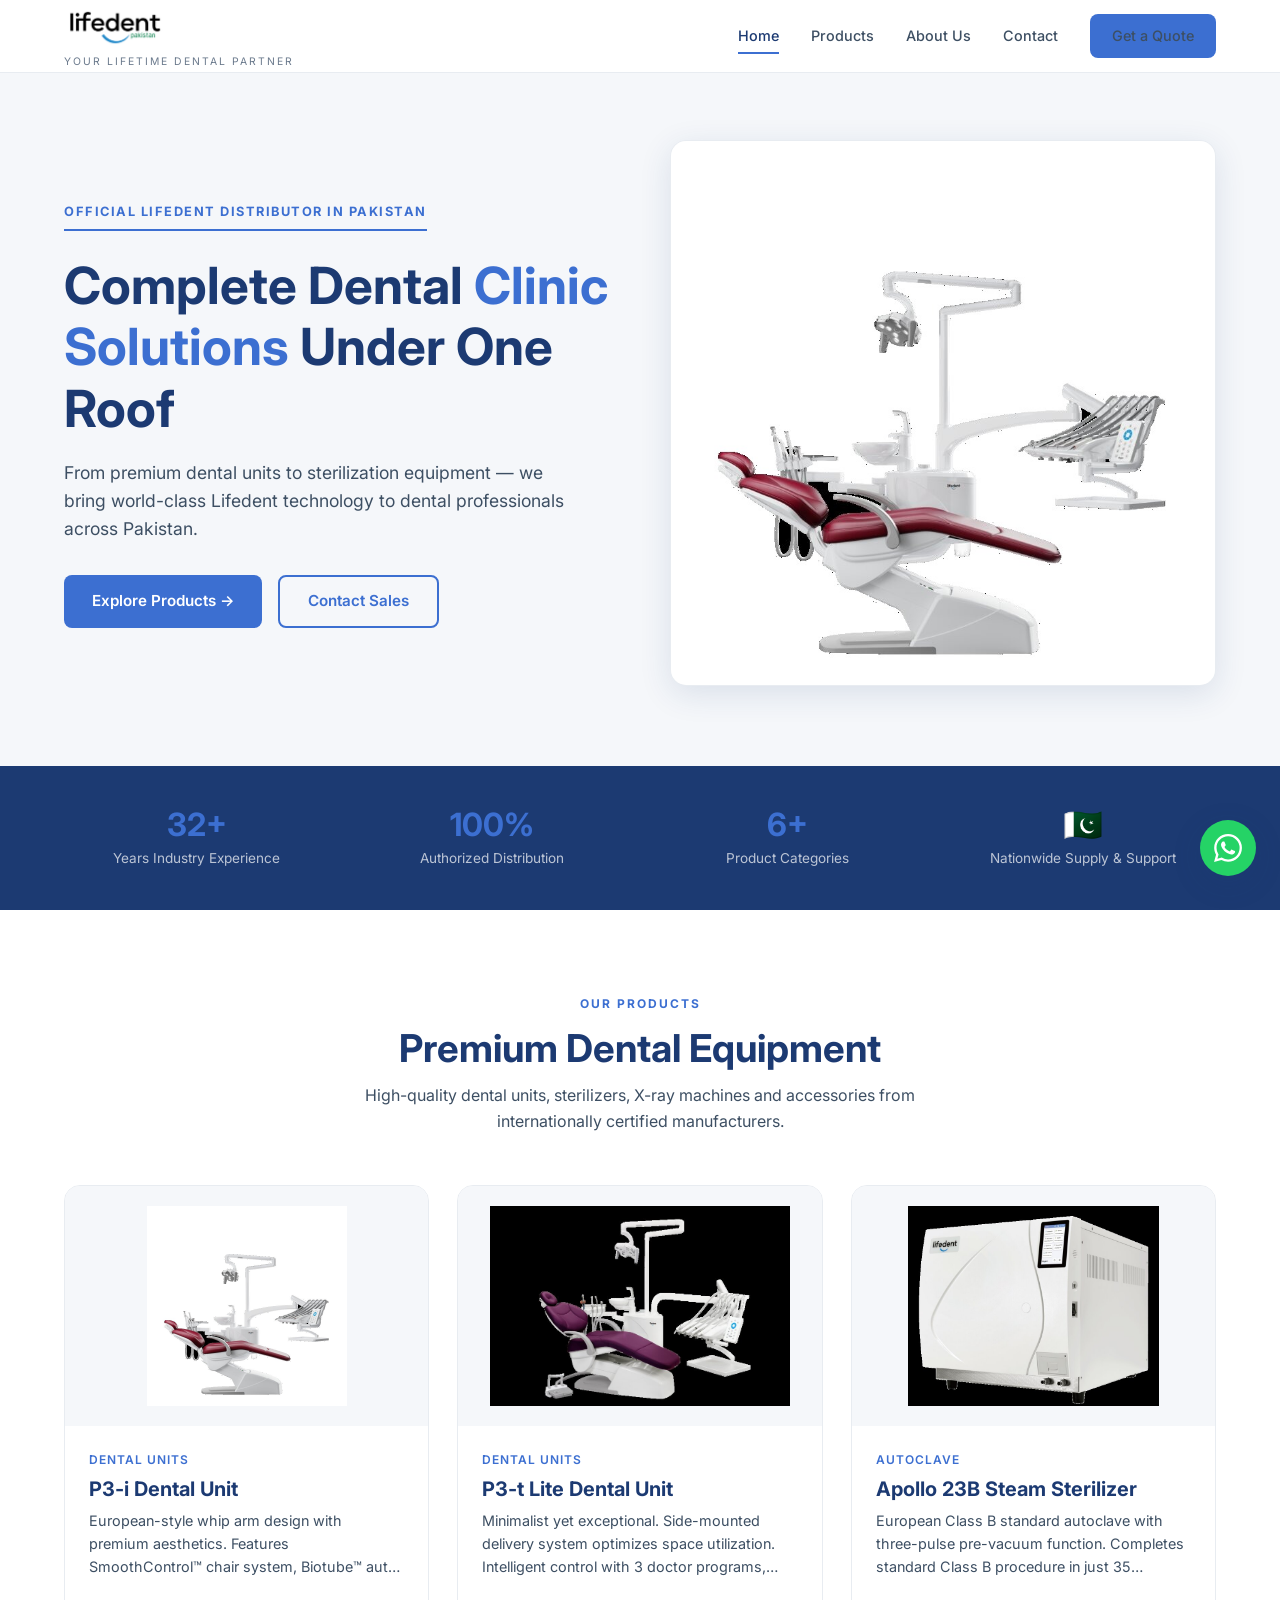
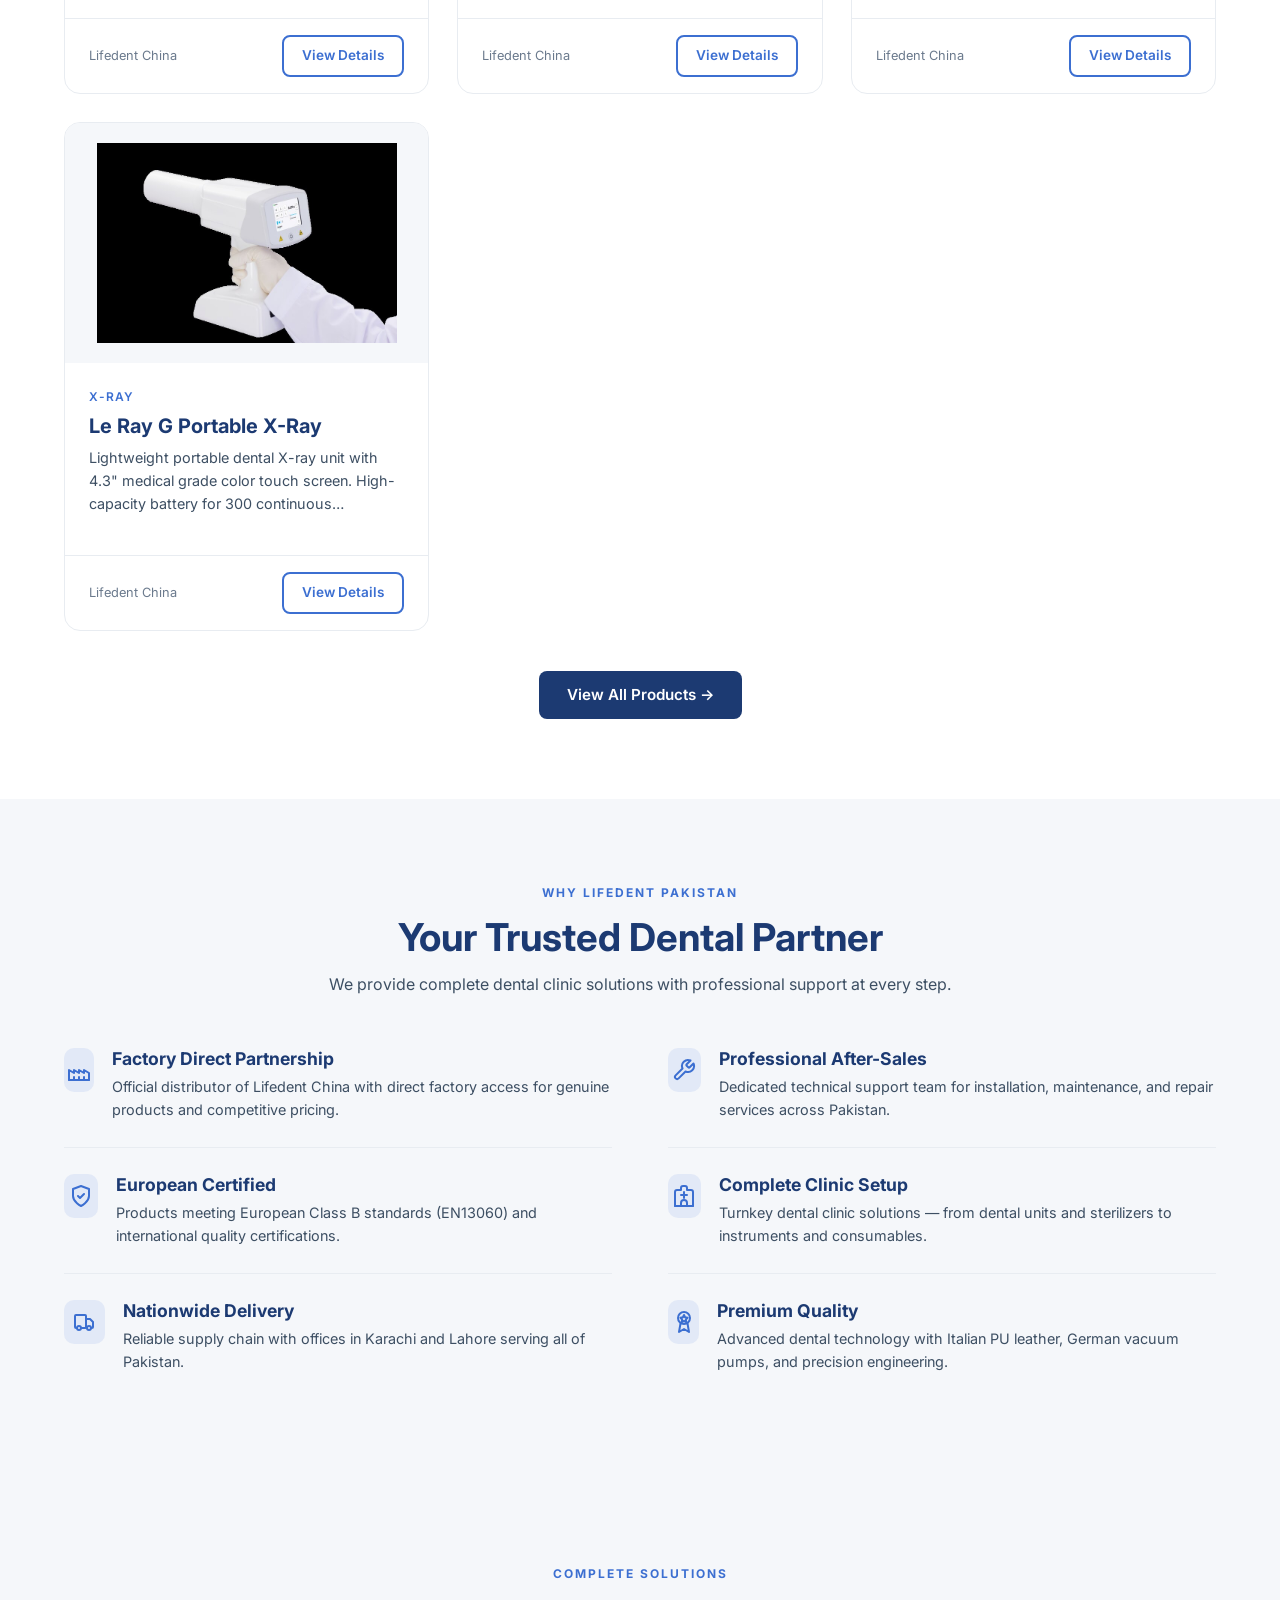
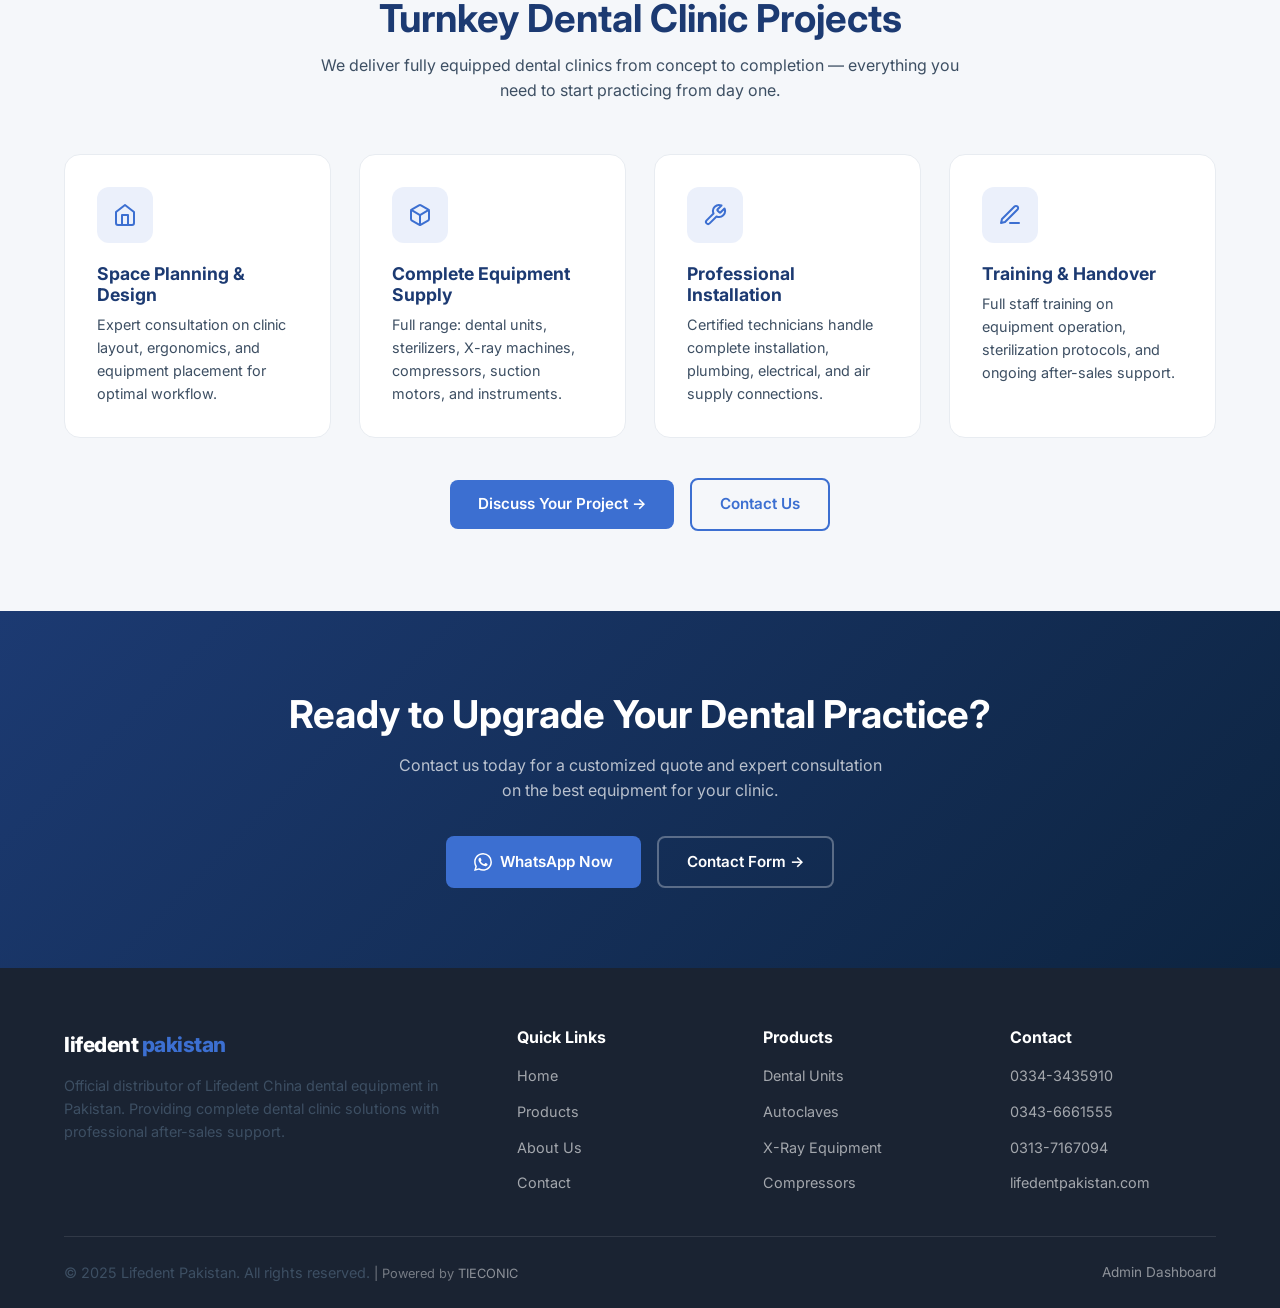
<file: index.html>
<!DOCTYPE html>
<html lang="en">
<head>
  <meta charset="UTF-8">
  <meta name="viewport" content="width=device-width, initial-scale=1.0">
  <title>Lifedent Pakistan — Your Lifetime Dental Partner</title>
  <meta name="description" content="Lifedent Pakistan provides high-quality dental equipment, dental units, autoclaves, X-ray machines, and complete clinic solutions across Pakistan. Official distributor of Lifedent China.">
  <link rel="preconnect" href="https://fonts.googleapis.com">
  <link href="https://fonts.googleapis.com/css2?family=Inter:wght@400;500;600;700;800&display=swap" rel="stylesheet">
  <link rel="stylesheet" href="css/style.css">
</head>
<body>

  <!-- Header -->
  <header class="header">
    <div class="container header-inner">
      <a href="index.html" class="logo">
        <div>
          <img src="images/logo.png" alt="Lifedent Pakistan" class="logo-img">
          <span class="logo-sub">Your Lifetime Dental Partner</span>
        </div>
      </a>
      <nav class="nav">
        <a href="index.html">Home</a>
        <a href="products.html">Products</a>
        <a href="about.html">About Us</a>
        <a href="contact.html">Contact</a>
        <a href="contact.html" class="btn btn-primary">Get a Quote</a>
      </nav>
      <button class="mobile-toggle" aria-label="Menu">
        <span></span><span></span><span></span>
      </button>
    </div>
  </header>

  <!-- Hero -->
  <section class="hero">
    <div class="container">
      <div class="hero-grid">
        <div>
          <div class="hero-badge">Official Lifedent Distributor in Pakistan</div>
          <h1>Complete Dental <span>Clinic Solutions</span> Under One Roof</h1>
          <p>From premium dental units to sterilization equipment — we bring world-class Lifedent technology to dental professionals across Pakistan.</p>
          <div class="hero-buttons">
            <a href="products.html" class="btn btn-primary">Explore Products →</a>
            <a href="contact.html" class="btn btn-outline">Contact Sales</a>
          </div>
        </div>
        <div class="hero-image">
          <img src="images/p3i-hero.jpg" alt="Lifedent P3-i Dental Unit">
        </div>
      </div>
    </div>
  </section>

  <!-- Stats -->
  <section class="stats-bar">
    <div class="container">
      <div class="stats-grid">
        <div class="stat-item">
          <h3>32+</h3>
          <p>Years Industry Experience</p>
        </div>
        <div class="stat-item">
          <h3>100%</h3>
          <p>Authorized Distribution</p>
        </div>
        <div class="stat-item">
          <h3>6+</h3>
          <p>Product Categories</p>
        </div>
        <div class="stat-item">
          <h3>🇵🇰</h3>
          <p>Nationwide Supply & Support</p>
        </div>
      </div>
    </div>
  </section>

  <!-- Featured Products -->
  <section class="section">
    <div class="container">
      <div class="section-header">
        <span class="section-tag">Our Products</span>
        <h2>Premium Dental Equipment</h2>
        <p>High-quality dental units, sterilizers, X-ray machines and accessories from internationally certified manufacturers.</p>
      </div>
      <div class="products-grid" id="featured-products"></div>
      <div style="text-align:center; margin-top:40px;">
        <a href="products.html" class="btn btn-navy">View All Products →</a>
      </div>
    </div>
  </section>

  <!-- Why Choose Us -->
  <section class="section section-alt">
    <div class="container">
      <div class="section-header">
        <span class="section-tag">Why Lifedent Pakistan</span>
        <h2>Your Trusted Dental Partner</h2>
        <p>We provide complete dental clinic solutions with professional support at every step.</p>
      </div>
      <div class="feature-list">
        <div class="feature-row">
          <div class="feature-icon"><svg xmlns="http://www.w3.org/2000/svg" width="24" height="24" viewBox="0 0 24 24" fill="none" stroke="currentColor" stroke-width="2" stroke-linecap="round" stroke-linejoin="round"><path d="M2 22V12l5 3v-3l5 3v-3l5 3v-3l5 3v7"/><path d="M2 22h20"/><path d="M7 22v-3"/><path d="M12 22v-3"/><path d="M17 22v-3"/></svg></div>
          <div>
            <h4>Factory Direct Partnership</h4>
            <p>Official distributor of Lifedent China with direct factory access for genuine products and competitive pricing.</p>
          </div>
        </div>
        <div class="feature-row">
          <div class="feature-icon"><svg xmlns="http://www.w3.org/2000/svg" width="24" height="24" viewBox="0 0 24 24" fill="none" stroke="currentColor" stroke-width="2" stroke-linecap="round" stroke-linejoin="round"><path d="M14.7 6.3a1 1 0 0 0 0 1.4l1.6 1.6a1 1 0 0 0 1.4 0l3.77-3.77a6 6 0 0 1-7.94 7.94l-6.91 6.91a2.12 2.12 0 0 1-3-3l6.91-6.91a6 6 0 0 1 7.94-7.94l-3.76 3.76z"/></svg></div>
          <div>
            <h4>Professional After-Sales</h4>
            <p>Dedicated technical support team for installation, maintenance, and repair services across Pakistan.</p>
          </div>
        </div>
        <div class="feature-row">
          <div class="feature-icon"><svg xmlns="http://www.w3.org/2000/svg" width="24" height="24" viewBox="0 0 24 24" fill="none" stroke="currentColor" stroke-width="2" stroke-linecap="round" stroke-linejoin="round"><path d="M12 22s8-4 8-10V5l-8-3-8 3v7c0 6 8 10 8 10Z"/><path d="M9 12l2 2 4-4"/></svg></div>
          <div>
            <h4>European Certified</h4>
            <p>Products meeting European Class B standards (EN13060) and international quality certifications.</p>
          </div>
        </div>
        <div class="feature-row">
          <div class="feature-icon"><svg xmlns="http://www.w3.org/2000/svg" width="24" height="24" viewBox="0 0 24 24" fill="none" stroke="currentColor" stroke-width="2" stroke-linecap="round" stroke-linejoin="round"><path d="M3 22V8a2 2 0 0 1 2-2h4V4a2 2 0 0 1 2-2h2a2 2 0 0 1 2 2v2h4a2 2 0 0 1 2 2v14"/><path d="M3 22h18"/><path d="M12 8v6"/><path d="M9 11h6"/><path d="M9 22v-3a3 3 0 0 1 6 0v3"/></svg></div>
          <div>
            <h4>Complete Clinic Setup</h4>
            <p>Turnkey dental clinic solutions — from dental units and sterilizers to instruments and consumables.</p>
          </div>
        </div>
        <div class="feature-row">
          <div class="feature-icon"><svg xmlns="http://www.w3.org/2000/svg" width="24" height="24" viewBox="0 0 24 24" fill="none" stroke="currentColor" stroke-width="2" stroke-linecap="round" stroke-linejoin="round"><path d="M14 18V6a1 1 0 0 0-1-1H4a1 1 0 0 0-1 1v11a1 1 0 0 0 1 1h1"/><path d="M14 9h4l3 3v5a1 1 0 0 1-1 1h-1"/><circle cx="7" cy="18" r="2"/><circle cx="17" cy="18" r="2"/><path d="M9 18h4"/></svg></div>
          <div>
            <h4>Nationwide Delivery</h4>
            <p>Reliable supply chain with offices in Karachi and Lahore serving all of Pakistan.</p>
          </div>
        </div>
        <div class="feature-row">
          <div class="feature-icon"><svg xmlns="http://www.w3.org/2000/svg" width="24" height="24" viewBox="0 0 24 24" fill="none" stroke="currentColor" stroke-width="2" stroke-linecap="round" stroke-linejoin="round"><circle cx="12" cy="8" r="6"/><path d="M12 5l1.1 2.3 2.5.4-1.8 1.8.4 2.5L12 11l-2.2 1 .4-2.5-1.8-1.8 2.5-.4z"/><path d="M8.5 13.5 7 22l5-3 5 3-1.5-8.5"/></svg></div>
          <div>
            <h4>Premium Quality</h4>
            <p>Advanced dental technology with Italian PU leather, German vacuum pumps, and precision engineering.</p>
          </div>
        </div>
      </div>
    </div>
  </section>

  <!-- Turnkey Projects -->
  <section class="section section-alt">
    <div class="container">
      <div class="section-header">
        <span class="section-tag">Complete Solutions</span>
        <h2>Turnkey Dental Clinic Projects</h2>
        <p>We deliver fully equipped dental clinics from concept to completion — everything you need to start practicing from day one.</p>
      </div>
      <div class="features-grid">
        <div class="feature-card">
          <div class="feature-icon"><svg xmlns="http://www.w3.org/2000/svg" width="24" height="24" viewBox="0 0 24 24" fill="none" stroke="currentColor" stroke-width="2" stroke-linecap="round" stroke-linejoin="round"><path d="M3 9l9-7 9 7v11a2 2 0 0 1-2 2H5a2 2 0 0 1-2-2z"/><polyline points="9 22 9 12 15 12 15 22"/></svg></div>
          <h4>Space Planning & Design</h4>
          <p>Expert consultation on clinic layout, ergonomics, and equipment placement for optimal workflow.</p>
        </div>
        <div class="feature-card">
          <div class="feature-icon"><svg xmlns="http://www.w3.org/2000/svg" width="24" height="24" viewBox="0 0 24 24" fill="none" stroke="currentColor" stroke-width="2" stroke-linecap="round" stroke-linejoin="round"><path d="M21 16V8a2 2 0 0 0-1-1.73l-7-4a2 2 0 0 0-2 0l-7 4A2 2 0 0 0 3 8v8a2 2 0 0 0 1 1.73l7 4a2 2 0 0 0 2 0l7-4A2 2 0 0 0 21 16Z"/><path d="M3.27 6.96 12 12.01l8.73-5.05"/><path d="M12 22.08V12"/></svg></div>
          <h4>Complete Equipment Supply</h4>
          <p>Full range: dental units, sterilizers, X-ray machines, compressors, suction motors, and instruments.</p>
        </div>
        <div class="feature-card">
          <div class="feature-icon"><svg xmlns="http://www.w3.org/2000/svg" width="24" height="24" viewBox="0 0 24 24" fill="none" stroke="currentColor" stroke-width="2" stroke-linecap="round" stroke-linejoin="round"><path d="M14.7 6.3a1 1 0 0 0 0 1.4l1.6 1.6a1 1 0 0 0 1.4 0l3.77-3.77a6 6 0 0 1-7.94 7.94l-6.91 6.91a2.12 2.12 0 0 1-3-3l6.91-6.91a6 6 0 0 1 7.94-7.94l-3.76 3.76z"/></svg></div>
          <h4>Professional Installation</h4>
          <p>Certified technicians handle complete installation, plumbing, electrical, and air supply connections.</p>
        </div>
        <div class="feature-card">
          <div class="feature-icon"><svg xmlns="http://www.w3.org/2000/svg" width="24" height="24" viewBox="0 0 24 24" fill="none" stroke="currentColor" stroke-width="2" stroke-linecap="round" stroke-linejoin="round"><path d="M12 20h9"/><path d="M16.5 3.5a2.121 2.121 0 0 1 3 3L7 19l-4 1 1-4L16.5 3.5z"/></svg></div>
          <h4>Training & Handover</h4>
          <p>Full staff training on equipment operation, sterilization protocols, and ongoing after-sales support.</p>
        </div>
      </div>
      <div style="text-align:center; margin-top:40px;">
        <a href="https://wa.me/923137167094?text=Hi, I'm interested in a turnkey dental clinic project" target="_blank" class="btn btn-primary">Discuss Your Project →</a>
        <a href="contact.html" class="btn btn-outline" style="margin-left:12px;">Contact Us</a>
      </div>
    </div>
  </section>

  <!-- CTA -->
  <section class="cta-section">
    <div class="container">
      <h2>Ready to Upgrade Your Dental Practice?</h2>
      <p>Contact us today for a customized quote and expert consultation on the best equipment for your clinic.</p>
      <div class="cta-buttons">
        <a href="https://wa.me/923137167094?text=Hi, I'm interested in Lifedent dental equipment" target="_blank" class="btn btn-primary"><svg xmlns="http://www.w3.org/2000/svg" viewBox="0 0 24 24" fill="currentColor" width="18" height="18"><path d="M17.472 14.382c-.297-.149-1.758-.867-2.03-.967-.273-.099-.471-.148-.67.15-.197.297-.767.966-.94 1.164-.173.199-.347.223-.644.075-.297-.15-1.255-.463-2.39-1.475-.883-.788-1.48-1.761-1.653-2.059-.173-.297-.018-.458.13-.606.134-.133.298-.347.446-.52.149-.174.198-.298.298-.497.099-.198.05-.371-.025-.52-.075-.149-.669-1.612-.916-2.207-.242-.579-.487-.5-.669-.51-.173-.008-.371-.01-.57-.01-.198 0-.52.074-.792.372-.272.297-1.04 1.016-1.04 2.479 0 1.462 1.065 2.875 1.213 3.074.149.198 2.096 3.2 5.077 4.487.709.306 1.262.489 1.694.625.712.227 1.36.195 1.871.118.571-.085 1.758-.719 2.006-1.413.248-.694.248-1.289.173-1.413-.074-.124-.272-.198-.57-.347m-5.421 7.403h-.004a9.87 9.87 0 01-5.031-1.378l-.361-.214-3.741.982.998-3.648-.235-.374a9.86 9.86 0 01-1.51-5.26c.001-5.45 4.436-9.884 9.888-9.884 2.64 0 5.122 1.03 6.988 2.898a9.825 9.825 0 012.893 6.994c-.003 5.45-4.437 9.884-9.885 9.884m8.413-18.297A11.815 11.815 0 0012.05 0C5.495 0 .16 5.335.157 11.892c0 2.096.547 4.142 1.588 5.945L.057 24l6.305-1.654a11.882 11.882 0 005.683 1.448h.005c6.554 0 11.89-5.335 11.893-11.893a11.821 11.821 0 00-3.48-8.413z"/></svg> WhatsApp Now</a>
        <a href="contact.html" class="btn btn-outline" style="border-color:rgba(255,255,255,0.3); color:white;">Contact Form →</a>
      </div>
    </div>
  </section>

  <!-- Footer -->
  <footer class="footer">
    <div class="container">
      <div class="footer-grid">
        <div>
          <div class="logo-text" style="color:white; margin-bottom:12px;">lifedent <span style="color:var(--blue);">pakistan</span></div>
          <p>Official distributor of Lifedent China dental equipment in Pakistan. Providing complete dental clinic solutions with professional after-sales support.</p>
        </div>
        <div>
          <h4>Quick Links</h4>
          <ul class="footer-links">
            <li><a href="index.html">Home</a></li>
            <li><a href="products.html">Products</a></li>
            <li><a href="about.html">About Us</a></li>
            <li><a href="contact.html">Contact</a></li>
          </ul>
        </div>
        <div>
          <h4>Products</h4>
          <ul class="footer-links">
            <li><a href="products.html">Dental Units</a></li>
            <li><a href="products.html">Autoclaves</a></li>
            <li><a href="products.html">X-Ray Equipment</a></li>
            <li><a href="products.html">Compressors</a></li>
          </ul>
        </div>
        <div>
          <h4>Contact</h4>
          <ul class="footer-links">
            <li><a href="tel:03343435910">0334-3435910</a></li>
            <li><a href="tel:03436661555">0343-6661555</a></li>
            <li><a href="tel:03137167094">0313-7167094</a></li>
            <li><a href="https://www.lifedentpakistan.com" target="_blank">lifedentpakistan.com</a></li>
          </ul>
        </div>
      </div>
      <div class="footer-bottom">
        <p>© 2025 Lifedent Pakistan. All rights reserved. <span class="powered-by">| Powered by <a href="https://tieconic.com" target="_blank" rel="noopener">TIECONIC</a></span></p>
        <a href="admin.html">Admin Dashboard</a>
      </div>
    </div>
  </footer>

  <!-- WhatsApp Float -->
  <a href="https://wa.me/923137167094" target="_blank" class="whatsapp-float" title="Chat on WhatsApp"><svg xmlns="http://www.w3.org/2000/svg" viewBox="0 0 24 24" fill="currentColor" width="28" height="28"><path d="M17.472 14.382c-.297-.149-1.758-.867-2.03-.967-.273-.099-.471-.148-.67.15-.197.297-.767.966-.94 1.164-.173.199-.347.223-.644.075-.297-.15-1.255-.463-2.39-1.475-.883-.788-1.48-1.761-1.653-2.059-.173-.297-.018-.458.13-.606.134-.133.298-.347.446-.52.149-.174.198-.298.298-.497.099-.198.05-.371-.025-.52-.075-.149-.669-1.612-.916-2.207-.242-.579-.487-.5-.669-.51-.173-.008-.371-.01-.57-.01-.198 0-.52.074-.792.372-.272.297-1.04 1.016-1.04 2.479 0 1.462 1.065 2.875 1.213 3.074.149.198 2.096 3.2 5.077 4.487.709.306 1.262.489 1.694.625.712.227 1.36.195 1.871.118.571-.085 1.758-.719 2.006-1.413.248-.694.248-1.289.173-1.413-.074-.124-.272-.198-.57-.347m-5.421 7.403h-.004a9.87 9.87 0 01-5.031-1.378l-.361-.214-3.741.982.998-3.648-.235-.374a9.86 9.86 0 01-1.51-5.26c.001-5.45 4.436-9.884 9.888-9.884 2.64 0 5.122 1.03 6.988 2.898a9.825 9.825 0 012.893 6.994c-.003 5.45-4.437 9.884-9.885 9.884m8.413-18.297A11.815 11.815 0 0012.05 0C5.495 0 .16 5.335.157 11.892c0 2.096.547 4.142 1.588 5.945L.057 24l6.305-1.654a11.882 11.882 0 005.683 1.448h.005c6.554 0 11.89-5.335 11.893-11.893a11.821 11.821 0 00-3.48-8.413z"/></svg></a>

  <!-- Product Modal -->
  <div class="modal-overlay" id="product-modal">
    <div class="modal modal-content"></div>
  </div>

  <script src="js/main.js"></script>
</body>
</html>
</file>
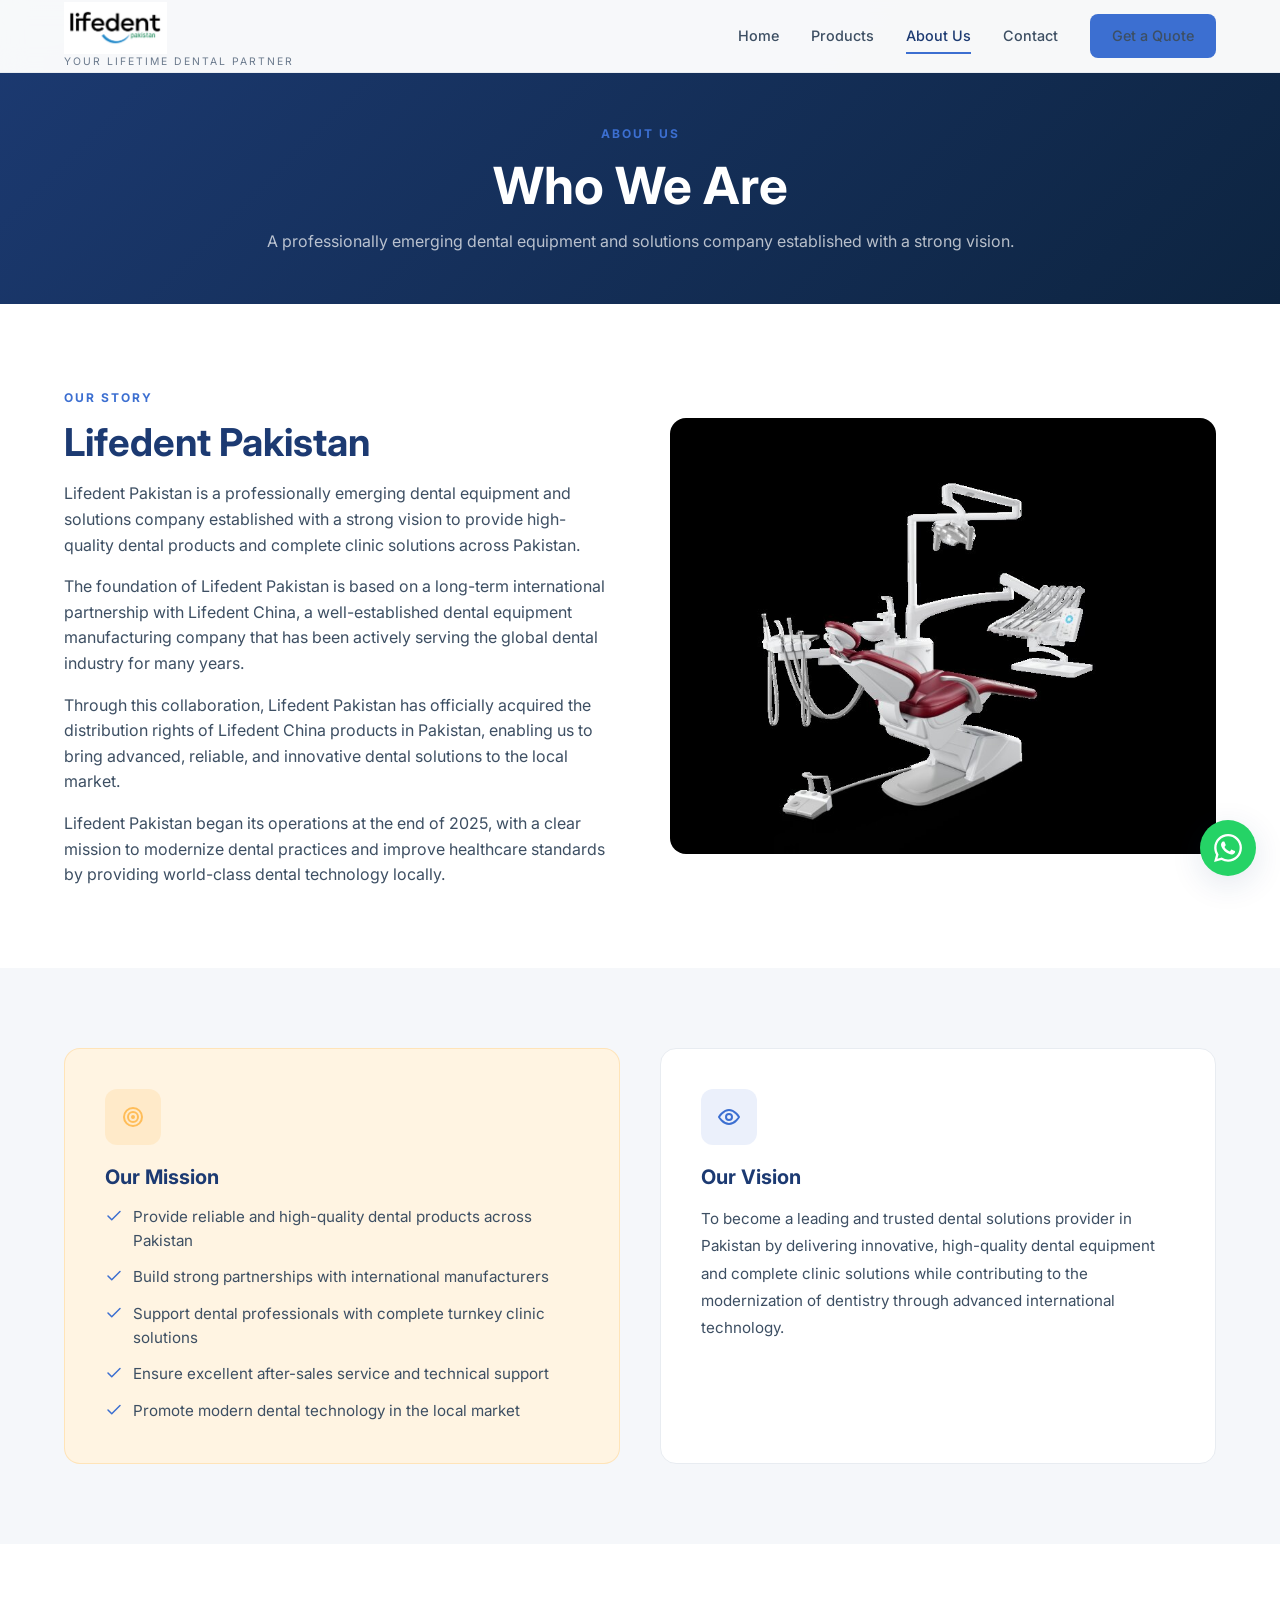
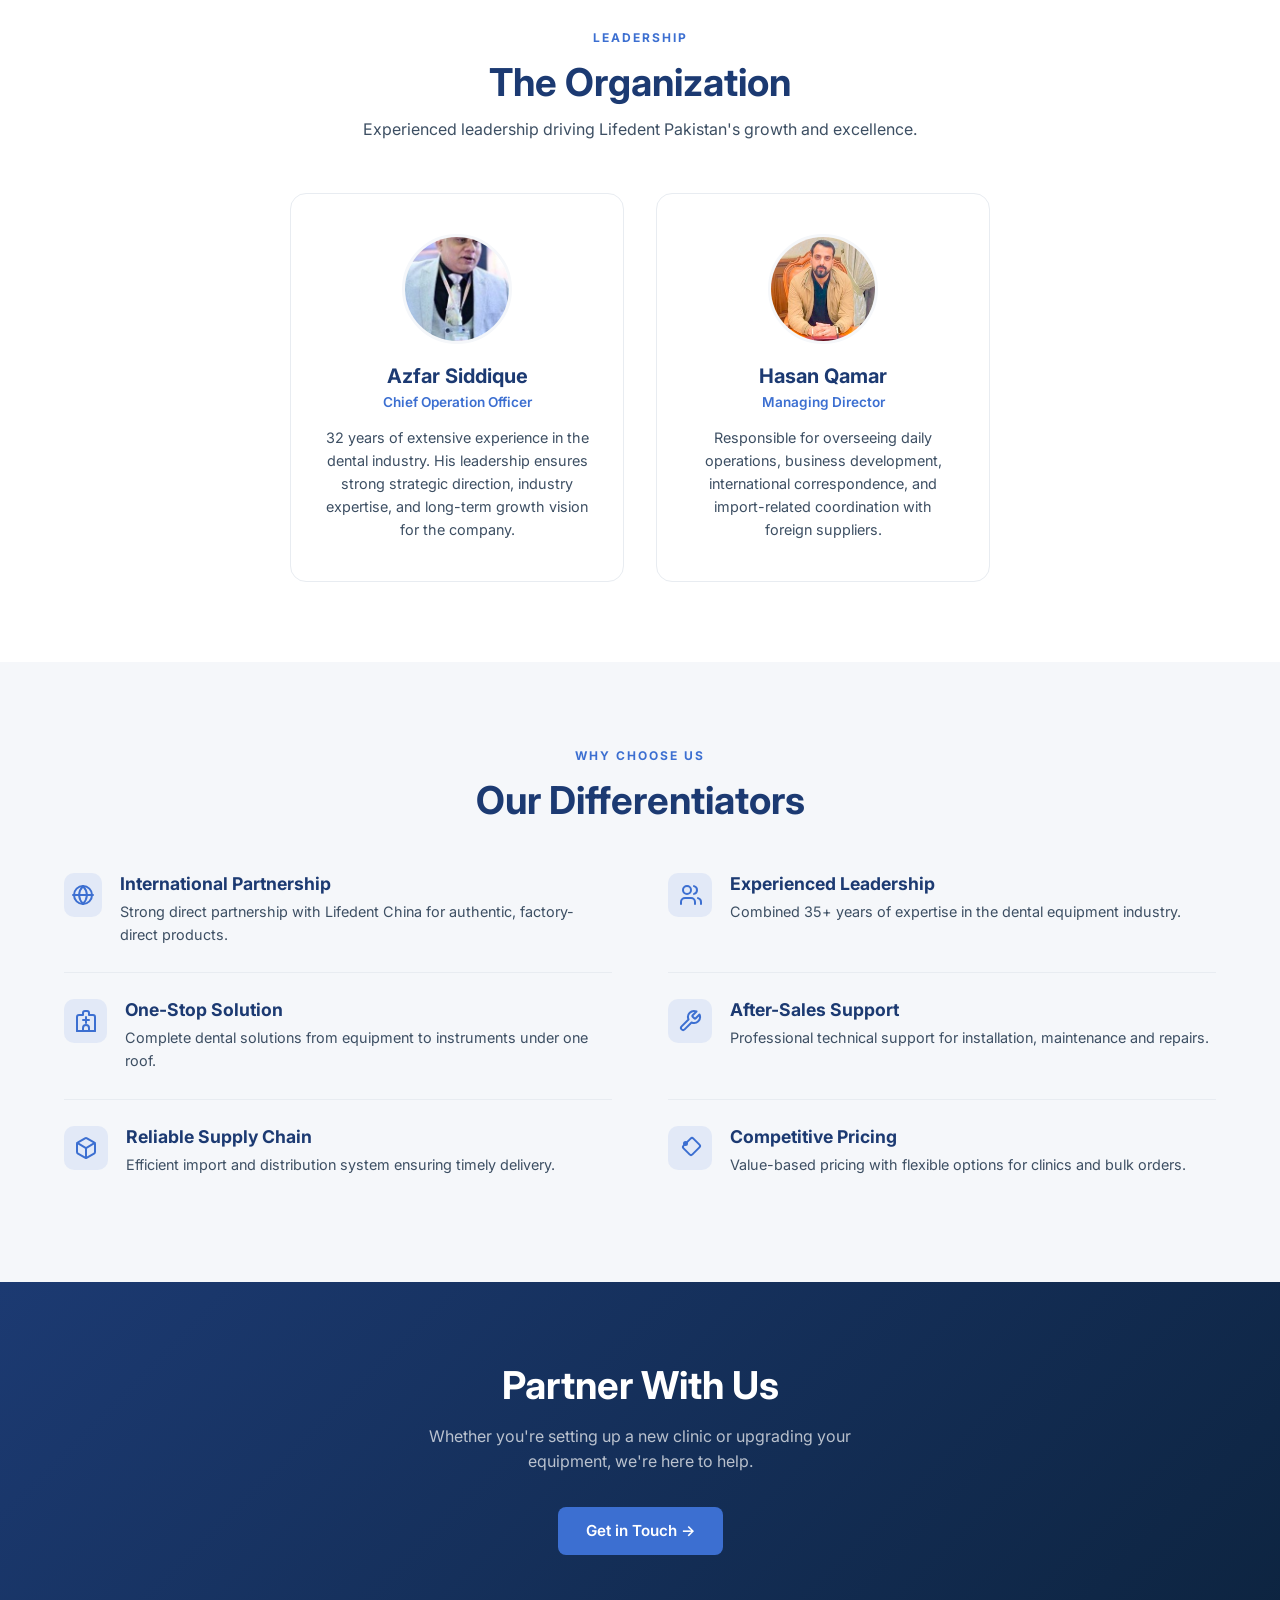
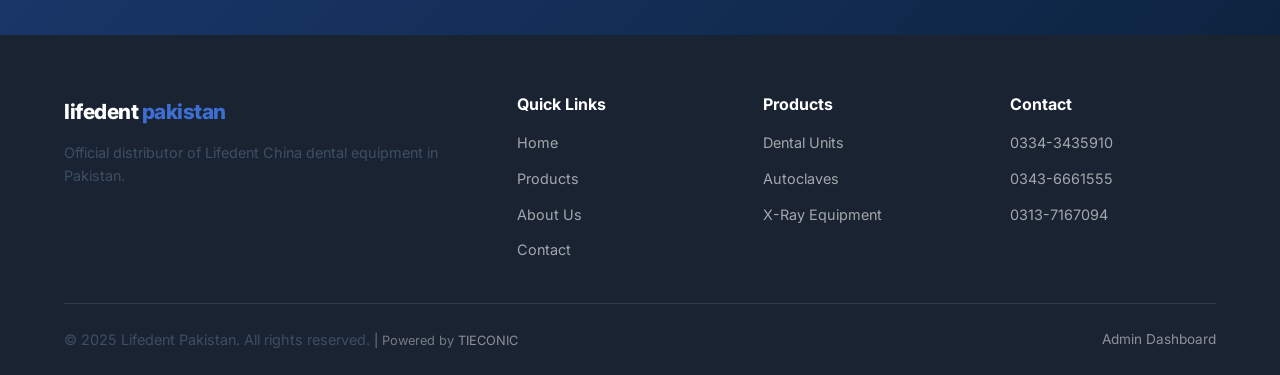
<file: about.html>
<!DOCTYPE html>
<html lang="en">
<head>
  <meta charset="UTF-8">
  <meta name="viewport" content="width=device-width, initial-scale=1.0">
  <title>About Us — Lifedent Pakistan</title>
  <meta name="description" content="Learn about Lifedent Pakistan - the official distributor of Lifedent China in Pakistan with 32+ years of dental industry experience.">
  <link href="https://fonts.googleapis.com/css2?family=Inter:wght@400;500;600;700;800&display=swap" rel="stylesheet">
  <link rel="stylesheet" href="css/style.css">
</head>
<body>

  <!-- Header -->
  <header class="header">
    <div class="container header-inner">
      <a href="index.html" class="logo">
        <div>
          <img src="images/logo.png" alt="Lifedent Pakistan" class="logo-img">
          <span class="logo-sub">Your Lifetime Dental Partner</span>
        </div>
      </a>
      <nav class="nav">
        <a href="index.html">Home</a>
        <a href="products.html">Products</a>
        <a href="about.html">About Us</a>
        <a href="contact.html">Contact</a>
        <a href="contact.html" class="btn btn-primary">Get a Quote</a>
      </nav>
      <button class="mobile-toggle" aria-label="Menu">
        <span></span><span></span><span></span>
      </button>
    </div>
  </header>

  <!-- Page Header -->
  <section class="page-header">
    <div class="container">
      <span class="section-tag" style="color:var(--blue);">About Us</span>
      <h1>Who We Are</h1>
      <p>A professionally emerging dental equipment and solutions company established with a strong vision.</p>
    </div>
  </section>

  <!-- About Content -->
  <section class="section">
    <div class="container">
      <div class="about-split">
        <div>
          <span class="section-tag">Our Story</span>
          <h2>Lifedent Pakistan</h2>
          <p style="margin:16px 0;">Lifedent Pakistan is a professionally emerging dental equipment and solutions company established with a strong vision to provide high-quality dental products and complete clinic solutions across Pakistan.</p>
          <p style="margin-bottom:16px;">The foundation of Lifedent Pakistan is based on a long-term international partnership with Lifedent China, a well-established dental equipment manufacturing company that has been actively serving the global dental industry for many years.</p>
          <p style="margin-bottom:16px;">Through this collaboration, Lifedent Pakistan has officially acquired the distribution rights of Lifedent China products in Pakistan, enabling us to bring advanced, reliable, and innovative dental solutions to the local market.</p>
          <p>Lifedent Pakistan began its operations at the end of 2025, with a clear mission to modernize dental practices and improve healthcare standards by providing world-class dental technology locally.</p>
        </div>
        <div>
          <img src="images/p3i-full.jpg" alt="Lifedent Dental Unit in Modern Clinic" style="border-radius:16px;">
        </div>
      </div>
    </div>
  </section>

  <!-- Mission & Vision -->
  <section class="section section-alt">
    <div class="container">
      <div style="display:grid; grid-template-columns: 1fr 1fr; gap:40px;">
        <div class="feature-card cream" style="padding:40px;">
          <div class="feature-icon" style="background:rgba(255,189,88,0.18); color:var(--gold);"><svg xmlns="http://www.w3.org/2000/svg" width="24" height="24" viewBox="0 0 24 24" fill="none" stroke="currentColor" stroke-width="2" stroke-linecap="round" stroke-linejoin="round"><circle cx="12" cy="12" r="9"/><circle cx="12" cy="12" r="5"/><circle cx="12" cy="12" r="1"/></svg></div>
          <h3 style="margin-bottom:16px;">Our Mission</h3>
          <ul style="list-style:none; display:flex; flex-direction:column; gap:12px;">
            <li style="display:flex; gap:10px; align-items:flex-start; color:var(--gray-700); font-size:0.95rem;"><svg xmlns="http://www.w3.org/2000/svg" width="18" height="18" viewBox="0 0 24 24" fill="none" stroke="currentColor" stroke-width="2" stroke-linecap="round" stroke-linejoin="round" style="flex-shrink:0; margin-top:2px; color:var(--blue);"><path d="M20 6 9 17l-5-5"/></svg> Provide reliable and high-quality dental products across Pakistan</li>
            <li style="display:flex; gap:10px; align-items:flex-start; color:var(--gray-700); font-size:0.95rem;"><svg xmlns="http://www.w3.org/2000/svg" width="18" height="18" viewBox="0 0 24 24" fill="none" stroke="currentColor" stroke-width="2" stroke-linecap="round" stroke-linejoin="round" style="flex-shrink:0; margin-top:2px; color:var(--blue);"><path d="M20 6 9 17l-5-5"/></svg> Build strong partnerships with international manufacturers</li>
            <li style="display:flex; gap:10px; align-items:flex-start; color:var(--gray-700); font-size:0.95rem;"><svg xmlns="http://www.w3.org/2000/svg" width="18" height="18" viewBox="0 0 24 24" fill="none" stroke="currentColor" stroke-width="2" stroke-linecap="round" stroke-linejoin="round" style="flex-shrink:0; margin-top:2px; color:var(--blue);"><path d="M20 6 9 17l-5-5"/></svg> Support dental professionals with complete turnkey clinic solutions</li>
            <li style="display:flex; gap:10px; align-items:flex-start; color:var(--gray-700); font-size:0.95rem;"><svg xmlns="http://www.w3.org/2000/svg" width="18" height="18" viewBox="0 0 24 24" fill="none" stroke="currentColor" stroke-width="2" stroke-linecap="round" stroke-linejoin="round" style="flex-shrink:0; margin-top:2px; color:var(--blue);"><path d="M20 6 9 17l-5-5"/></svg> Ensure excellent after-sales service and technical support</li>
            <li style="display:flex; gap:10px; align-items:flex-start; color:var(--gray-700); font-size:0.95rem;"><svg xmlns="http://www.w3.org/2000/svg" width="18" height="18" viewBox="0 0 24 24" fill="none" stroke="currentColor" stroke-width="2" stroke-linecap="round" stroke-linejoin="round" style="flex-shrink:0; margin-top:2px; color:var(--blue);"><path d="M20 6 9 17l-5-5"/></svg> Promote modern dental technology in the local market</li>
          </ul>
        </div>
        <div class="feature-card" style="padding:40px;">
          <div class="feature-icon" style="background:rgba(60,111,209,0.1);"><svg xmlns="http://www.w3.org/2000/svg" width="24" height="24" viewBox="0 0 24 24" fill="none" stroke="currentColor" stroke-width="2" stroke-linecap="round" stroke-linejoin="round"><path d="M2 12s4-7 10-7 10 7 10 7-4 7-10 7-10-7-10-7Z"/><circle cx="12" cy="12" r="3"/></svg></div>
          <h3 style="margin-bottom:16px;">Our Vision</h3>
          <p style="font-size:0.95rem; line-height:1.8;">To become a leading and trusted dental solutions provider in Pakistan by delivering innovative, high-quality dental equipment and complete clinic solutions while contributing to the modernization of dentistry through advanced international technology.</p>
        </div>
      </div>
    </div>
  </section>

  <!-- Team -->
  <section class="section">
    <div class="container">
      <div class="section-header">
        <span class="section-tag">Leadership</span>
        <h2>The Organization</h2>
        <p>Experienced leadership driving Lifedent Pakistan's growth and excellence.</p>
      </div>
      <div class="team-grid" style="max-width:700px; margin:0 auto;">
        <div class="team-card">
          <img src="images/team-azfar.jpg" alt="Azfar Siddique" class="team-photo">
          <h3>Azfar Siddique</h3>
          <div class="role">Chief Operation Officer</div>
          <p>32 years of extensive experience in the dental industry. His leadership ensures strong strategic direction, industry expertise, and long-term growth vision for the company.</p>
        </div>
        <div class="team-card">
          <img src="images/team-hasan.jpg" alt="Hasan Qamar" class="team-photo">
          <h3>Hasan Qamar</h3>
          <div class="role">Managing Director</div>
          <p>Responsible for overseeing daily operations, business development, international correspondence, and import-related coordination with foreign suppliers.</p>
        </div>
      </div>
    </div>
  </section>

  <!-- Why Choose Us -->
  <section class="section section-alt">
    <div class="container">
      <div class="section-header">
        <span class="section-tag">Why Choose Us</span>
        <h2>Our Differentiators</h2>
      </div>
      <div class="feature-list">
        <div class="feature-row">
          <div class="feature-icon"><svg xmlns="http://www.w3.org/2000/svg" width="24" height="24" viewBox="0 0 24 24" fill="none" stroke="currentColor" stroke-width="2" stroke-linecap="round" stroke-linejoin="round"><circle cx="12" cy="12" r="9"/><path d="M2 12h20"/><path d="M12 3a15.3 15.3 0 0 1 4 9 15.3 15.3 0 0 1-4 9 15.3 15.3 0 0 1-4-9 15.3 15.3 0 0 1 4-9z"/></svg></div>
          <div>
            <h4>International Partnership</h4>
            <p>Strong direct partnership with Lifedent China for authentic, factory-direct products.</p>
          </div>
        </div>
        <div class="feature-row">
          <div class="feature-icon"><svg xmlns="http://www.w3.org/2000/svg" width="24" height="24" viewBox="0 0 24 24" fill="none" stroke="currentColor" stroke-width="2" stroke-linecap="round" stroke-linejoin="round"><path d="M17 21v-2a4 4 0 0 0-4-4H7a4 4 0 0 0-4 4v2"/><circle cx="9" cy="7" r="4"/><path d="M23 21v-2a4 4 0 0 0-3-3.87"/><path d="M16 3.13a4 4 0 0 1 0 7.75"/></svg></div>
          <div>
            <h4>Experienced Leadership</h4>
            <p>Combined 35+ years of expertise in the dental equipment industry.</p>
          </div>
        </div>
        <div class="feature-row">
          <div class="feature-icon"><svg xmlns="http://www.w3.org/2000/svg" width="24" height="24" viewBox="0 0 24 24" fill="none" stroke="currentColor" stroke-width="2" stroke-linecap="round" stroke-linejoin="round"><path d="M3 22V8a2 2 0 0 1 2-2h4V4a2 2 0 0 1 2-2h2a2 2 0 0 1 2 2v2h4a2 2 0 0 1 2 2v14"/><path d="M3 22h18"/><path d="M12 8v6"/><path d="M9 11h6"/><path d="M9 22v-3a3 3 0 0 1 6 0v3"/></svg></div>
          <div>
            <h4>One-Stop Solution</h4>
            <p>Complete dental solutions from equipment to instruments under one roof.</p>
          </div>
        </div>
        <div class="feature-row">
          <div class="feature-icon"><svg xmlns="http://www.w3.org/2000/svg" width="24" height="24" viewBox="0 0 24 24" fill="none" stroke="currentColor" stroke-width="2" stroke-linecap="round" stroke-linejoin="round"><path d="M14.7 6.3a1 1 0 0 0 0 1.4l1.6 1.6a1 1 0 0 0 1.4 0l3.77-3.77a6 6 0 0 1-7.94 7.94l-6.91 6.91a2.12 2.12 0 0 1-3-3l6.91-6.91a6 6 0 0 1 7.94-7.94l-3.76 3.76z"/></svg></div>
          <div>
            <h4>After-Sales Support</h4>
            <p>Professional technical support for installation, maintenance and repairs.</p>
          </div>
        </div>
        <div class="feature-row">
          <div class="feature-icon"><svg xmlns="http://www.w3.org/2000/svg" width="24" height="24" viewBox="0 0 24 24" fill="none" stroke="currentColor" stroke-width="2" stroke-linecap="round" stroke-linejoin="round"><path d="M21 16V8a2 2 0 0 0-1-1.73l-7-4a2 2 0 0 0-2 0l-7 4A2 2 0 0 0 3 8v8a2 2 0 0 0 1 1.73l7 4a2 2 0 0 0 2 0l7-4A2 2 0 0 0 21 16Z"/><path d="M3.27 6.96 12 12.01l8.73-5.05"/><path d="M12 22.08V12"/></svg></div>
          <div>
            <h4>Reliable Supply Chain</h4>
            <p>Efficient import and distribution system ensuring timely delivery.</p>
          </div>
        </div>
        <div class="feature-row">
          <div class="feature-icon"><svg xmlns="http://www.w3.org/2000/svg" width="24" height="24" viewBox="0 0 24 24" fill="none" stroke="currentColor" stroke-width="2" stroke-linecap="round" stroke-linejoin="round"><path d="M12.59 2.59a2 2 0 0 1 2.82 0l6 6a2 2 0 0 1 0 2.82l-7 7a2 2 0 0 1-2.82 0l-6-6a2 2 0 0 1 0-2.82l7-7Z"/><circle cx="7.5" cy="7.5" r="1.5"/></svg></div>
          <div>
            <h4>Competitive Pricing</h4>
            <p>Value-based pricing with flexible options for clinics and bulk orders.</p>
          </div>
        </div>
      </div>
    </div>
  </section>

  <!-- CTA -->
  <section class="cta-section">
    <div class="container">
      <h2>Partner With Us</h2>
      <p>Whether you're setting up a new clinic or upgrading your equipment, we're here to help.</p>
      <div class="cta-buttons">
        <a href="contact.html" class="btn btn-primary">Get in Touch →</a>
      </div>
    </div>
  </section>

  <!-- Footer -->
  <footer class="footer">
    <div class="container">
      <div class="footer-grid">
        <div>
          <div class="logo-text" style="color:white; margin-bottom:12px;">lifedent <span style="color:var(--blue);">pakistan</span></div>
          <p>Official distributor of Lifedent China dental equipment in Pakistan.</p>
        </div>
        <div>
          <h4>Quick Links</h4>
          <ul class="footer-links">
            <li><a href="index.html">Home</a></li>
            <li><a href="products.html">Products</a></li>
            <li><a href="about.html">About Us</a></li>
            <li><a href="contact.html">Contact</a></li>
          </ul>
        </div>
        <div>
          <h4>Products</h4>
          <ul class="footer-links">
            <li><a href="products.html">Dental Units</a></li>
            <li><a href="products.html">Autoclaves</a></li>
            <li><a href="products.html">X-Ray Equipment</a></li>
          </ul>
        </div>
        <div>
          <h4>Contact</h4>
          <ul class="footer-links">
            <li><a href="tel:03343435910">0334-3435910</a></li>
            <li><a href="tel:03436661555">0343-6661555</a></li>
            <li><a href="tel:03137167094">0313-7167094</a></li>
          </ul>
        </div>
      </div>
      <div class="footer-bottom">
        <p>© 2025 Lifedent Pakistan. All rights reserved. <span class="powered-by">| Powered by <a href="https://tieconic.com" target="_blank" rel="noopener">TIECONIC</a></span></p>
        <a href="admin.html">Admin Dashboard</a>
      </div>
    </div>
  </footer>

  <a href="https://wa.me/923137167094" target="_blank" class="whatsapp-float" title="Chat on WhatsApp"><svg xmlns="http://www.w3.org/2000/svg" viewBox="0 0 24 24" fill="currentColor" width="28" height="28"><path d="M17.472 14.382c-.297-.149-1.758-.867-2.03-.967-.273-.099-.471-.148-.67.15-.197.297-.767.966-.94 1.164-.173.199-.347.223-.644.075-.297-.15-1.255-.463-2.39-1.475-.883-.788-1.48-1.761-1.653-2.059-.173-.297-.018-.458.13-.606.134-.133.298-.347.446-.52.149-.174.198-.298.298-.497.099-.198.05-.371-.025-.52-.075-.149-.669-1.612-.916-2.207-.242-.579-.487-.5-.669-.51-.173-.008-.371-.01-.57-.01-.198 0-.52.074-.792.372-.272.297-1.04 1.016-1.04 2.479 0 1.462 1.065 2.875 1.213 3.074.149.198 2.096 3.2 5.077 4.487.709.306 1.262.489 1.694.625.712.227 1.36.195 1.871.118.571-.085 1.758-.719 2.006-1.413.248-.694.248-1.289.173-1.413-.074-.124-.272-.198-.57-.347m-5.421 7.403h-.004a9.87 9.87 0 01-5.031-1.378l-.361-.214-3.741.982.998-3.648-.235-.374a9.86 9.86 0 01-1.51-5.26c.001-5.45 4.436-9.884 9.888-9.884 2.64 0 5.122 1.03 6.988 2.898a9.825 9.825 0 012.893 6.994c-.003 5.45-4.437 9.884-9.885 9.884m8.413-18.297A11.815 11.815 0 0012.05 0C5.495 0 .16 5.335.157 11.892c0 2.096.547 4.142 1.588 5.945L.057 24l6.305-1.654a11.882 11.882 0 005.683 1.448h.005c6.554 0 11.89-5.335 11.893-11.893a11.821 11.821 0 00-3.48-8.413z"/></svg></a>
  <script src="js/main.js"></script>
</body>
</html>
</file>
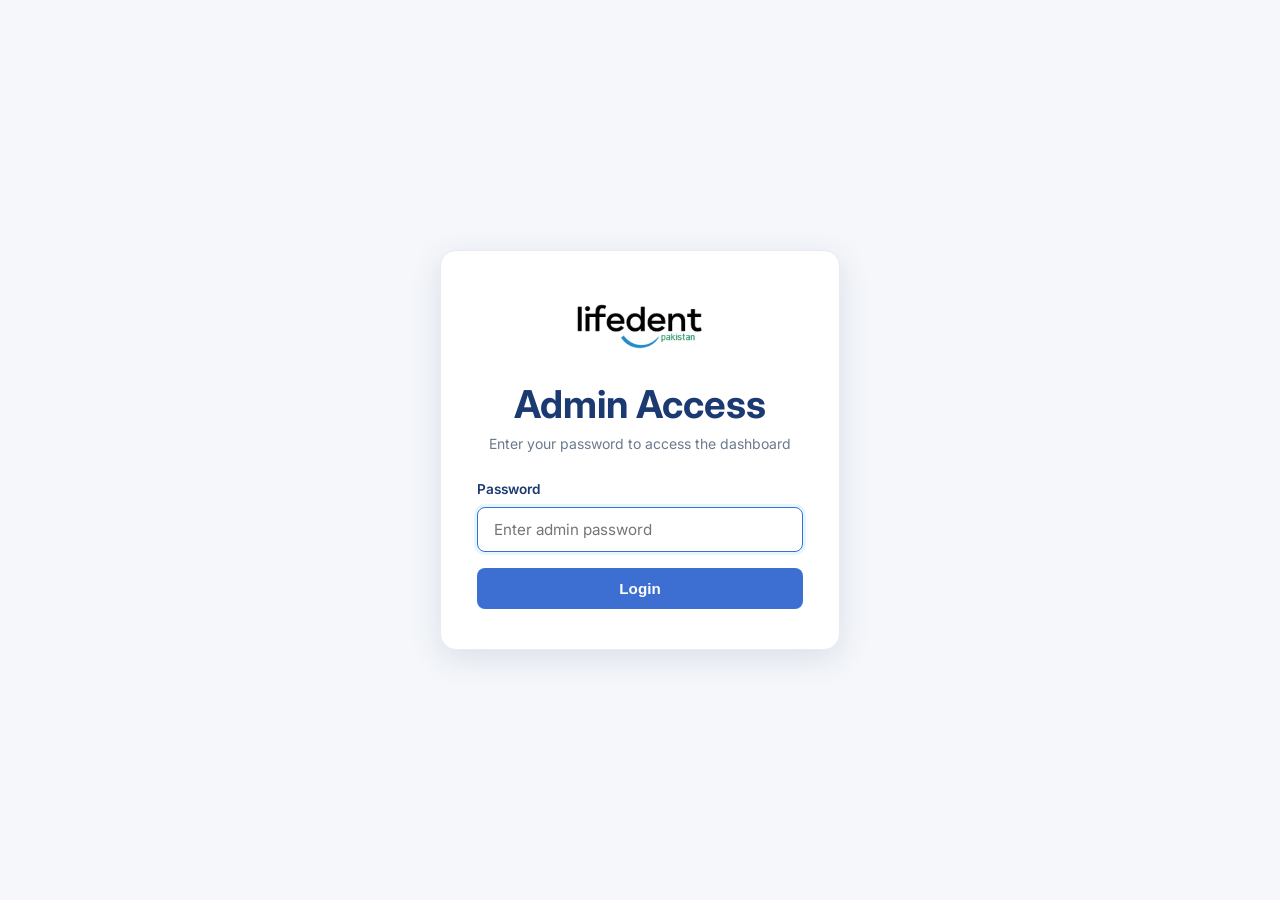
<file: admin.html>
<!DOCTYPE html>
<html lang="en">
<head>
  <meta charset="UTF-8">
  <meta name="viewport" content="width=device-width, initial-scale=1.0">
  <title>Admin Dashboard — Lifedent Pakistan</title>
  <link href="https://fonts.googleapis.com/css2?family=Inter:wght@400;500;600;700;800&display=swap" rel="stylesheet">
  <link rel="stylesheet" href="css/style.css">
</head>
<body>

  <!-- ===== LOGIN SCREEN ===== -->
  <div id="admin-login" class="admin-login-overlay">
    <div class="admin-login-box">
      <img src="images/logo.png" alt="Lifedent Pakistan" onerror="this.style.display='none'">
      <h2>Admin Access</h2>
      <p>Enter your password to access the dashboard</p>
      <form id="login-form" onsubmit="adminLogin(event)" novalidate>
        <div class="form-group" style="text-align:left; margin-bottom:16px;">
          <label for="admin-password">Password</label>
          <input type="password" id="admin-password" placeholder="Enter admin password" autocomplete="current-password">
          <span class="err" id="login-err">Incorrect password. Please try again.</span>
        </div>
        <button type="submit" class="btn btn-primary" style="width:100%; justify-content:center;">Login</button>
      </form>
    </div>
  </div>

  <!-- ===== MOBILE TOP BAR ===== -->
  <div class="admin-mobile-bar" id="admin-mobile-bar">
    <div class="mobile-logo">
      <img src="images/logo.png" alt="" onerror="this.style.display='none'">
      <span>Admin Panel</span>
    </div>
    <button class="sidebar-toggle-btn" id="sidebar-toggle" onclick="toggleSidebar()" aria-label="Toggle menu">
      <span></span><span></span><span></span>
    </button>
  </div>

  <!-- Sidebar Overlay (mobile) -->
  <div class="sidebar-overlay" id="sidebar-overlay" onclick="closeSidebar()"></div>

  <!-- ===== ADMIN LAYOUT ===== -->
  <div class="admin-layout" id="admin-layout" style="display:none;">

    <!-- Sidebar -->
    <aside class="admin-sidebar" id="admin-sidebar">
      <div class="logo-area">
        <img src="images/logo.png" alt="Lifedent Pakistan" onerror="this.style.display='none'">
        <div class="logo-name">lifedent <span>pakistan</span></div>
        <span class="logo-tag">Admin Dashboard</span>
      </div>
      <ul class="admin-nav">
        <li>
          <a href="#" data-section="dashboard-section" class="active" onclick="showSection('dashboard-section')">
            <span class="nav-icon">📊</span> Dashboard
          </a>
        </li>
        <li>
          <a href="#" data-section="products-section" onclick="showSection('products-section')">
            <span class="nav-icon">📦</span> Products
          </a>
        </li>
        <li>
          <a href="#" data-section="settings-section" onclick="showSection('settings-section')">
            <span class="nav-icon">⚙️</span> Settings
          </a>
        </li>
      </ul>
      <div class="admin-nav-footer">
        <ul class="admin-nav" style="padding:4px 0;">
          <li><a href="index.html" target="_blank"><span class="nav-icon">🌐</span> View Website</a></li>
        </ul>
        <button class="admin-logout-btn" onclick="adminLogout()">
          <span class="nav-icon">🚪</span> Logout
        </button>
      </div>
    </aside>

    <!-- Main Content -->
    <main class="admin-main">

      <!-- ===== DASHBOARD ===== -->
      <div id="dashboard-section" class="admin-section">
        <div class="admin-topbar">
          <div>
            <h1>Dashboard</h1>
            <p class="topbar-sub">Welcome back to Lifedent Pakistan admin</p>
          </div>
          <a href="index.html" target="_blank" class="btn btn-outline btn-sm">🌐 View Site</a>
        </div>

        <div class="admin-stats">
          <div class="admin-stat-card">
            <div class="admin-stat-icon">📦</div>
            <div class="admin-stat-info">
              <div class="label">Total Products</div>
              <div class="value" id="stat-total">0</div>
            </div>
          </div>
          <div class="admin-stat-card">
            <div class="admin-stat-icon">✅</div>
            <div class="admin-stat-info">
              <div class="label">Active</div>
              <div class="value" id="stat-active">0</div>
            </div>
          </div>
          <div class="admin-stat-card">
            <div class="admin-stat-icon">🗂️</div>
            <div class="admin-stat-info">
              <div class="label">Categories</div>
              <div class="value" id="stat-categories">0</div>
            </div>
          </div>
        </div>

        <div class="admin-table-wrap" style="margin-bottom:20px;">
          <div class="admin-table-header"><h3>Quick Actions</h3></div>
          <div class="quick-actions">
            <button class="btn btn-primary btn-sm" onclick="showSection('products-section'); setTimeout(showAddForm, 100)">+ Add Product</button>
            <a href="products.html" target="_blank" class="btn btn-outline btn-sm">View Products Page</a>
            <button class="btn btn-outline btn-sm" onclick="resetProducts()">🔄 Reset Data</button>
          </div>
        </div>

        <div class="admin-table-wrap">
          <div class="admin-table-header"><h3>Getting Started</h3></div>
          <div style="padding:20px 24px;">
            <p style="color:var(--gray-500); font-size:0.875rem;">
              Go to the <a href="#" onclick="showSection('products-section'); return false;" style="color:var(--blue); font-weight:600;">Products</a> section to add, edit, or remove dental equipment. Changes appear live on the website immediately.
            </p>
          </div>
        </div>
      </div>

      <!-- ===== PRODUCTS ===== -->
      <div id="products-section" class="admin-section" style="display:none;">
        <div class="admin-topbar">
          <div>
            <h1>Manage Products</h1>
            <p class="topbar-sub">Add, edit, or remove products from your catalog</p>
          </div>
          <button class="btn btn-primary btn-sm" onclick="showAddForm()">+ Add Product</button>
        </div>

        <!-- Add / Edit Form -->
        <div id="product-form-section" class="admin-form-wrap" style="display:none; margin-bottom:20px;">
          <div style="display:flex; justify-content:space-between; align-items:center; margin-bottom:20px; flex-wrap:wrap; gap:12px;">
            <h3 id="form-title">Add New Product</h3>
            <button class="btn btn-sm btn-outline" onclick="hideForm()">✕ Cancel</button>
          </div>
          <form id="product-form" novalidate>
            <div class="form-row">
              <div class="form-group">
                <label>Product Name <span style="color:var(--red)">*</span></label>
                <input type="text" id="prod-name" placeholder="e.g. P3-i Dental Unit">
                <span class="err" id="err-name">Product name is required</span>
              </div>
              <div class="form-group">
                <label>Category <span style="color:var(--red)">*</span></label>
                <input type="text" id="prod-category" placeholder="e.g. Dental Units" list="categories-list">
                <datalist id="categories-list">
                  <option value="Dental Units">
                  <option value="Autoclave">
                  <option value="X-Ray">
                  <option value="Compressor">
                  <option value="Suction">
                  <option value="Dental Instruments">
                  <option value="Dental Implants">
                </datalist>
                <span class="err" id="err-category">Category is required</span>
              </div>
            </div>
            <div class="form-row">
              <div class="form-group">
                <label>Brand</label>
                <input type="text" id="prod-brand" placeholder="e.g. Lifedent China">
              </div>
              <div class="form-group">
                <label>Status</label>
                <select id="prod-status">
                  <option value="active">Active — Visible on website</option>
                  <option value="draft">Draft — Hidden from website</option>
                </select>
              </div>
            </div>
            <div class="form-group">
              <label>Product Image</label>
              <div style="display:flex; gap:10px; align-items:center; flex-wrap:wrap;">
                <input type="text" id="prod-image" placeholder="e.g. images/product.jpg" style="flex:1; min-width:160px;">
                <label class="btn btn-sm btn-outline" style="cursor:pointer; margin:0; flex-shrink:0;">
                  📷 Upload
                  <input type="file" id="prod-image-file" accept="image/*" style="display:none;">
                </label>
              </div>
              <div id="image-preview" style="margin-top:10px;"></div>
            </div>
            <div class="form-group">
              <label>YouTube Video URL <span style="color:var(--gray-500); font-weight:400; font-size:0.8rem;">(optional)</span></label>
              <input type="url" id="prod-video" placeholder="e.g. https://www.youtube.com/watch?v=...">
            </div>
            <div class="form-group">
              <label>Description <span style="color:var(--red)">*</span></label>
              <textarea id="prod-description" placeholder="Detailed product description..."></textarea>
              <span class="err" id="err-description">Description is required</span>
            </div>
            <div class="form-group">
              <label>Specifications <span style="color:var(--gray-500); font-weight:400; font-size:0.8rem;">(separate with |)</span></label>
              <textarea id="prod-specs" placeholder="e.g. 40L Tank | 850W | Oil-Free | Low Noise" style="min-height:70px;"></textarea>
            </div>
            <div style="display:flex; gap:12px; margin-top:8px; flex-wrap:wrap;">
              <button type="submit" class="btn btn-primary" id="form-submit-btn">Add Product</button>
              <button type="button" class="btn btn-outline" onclick="hideForm()">Cancel</button>
            </div>
          </form>
        </div>

        <!-- Products Table -->
        <div class="admin-table-wrap">
          <div class="admin-table-header">
            <h3>Product Catalog</h3>
            <span style="font-size:0.78rem; color:var(--gray-500);">Stored in browser localStorage</span>
          </div>
          <div style="overflow-x:auto;">
            <table class="admin-table">
              <thead>
                <tr>
                  <th>Image</th>
                  <th>Name</th>
                  <th>Category</th>
                  <th>Brand</th>
                  <th>Status</th>
                  <th>Actions</th>
                </tr>
              </thead>
              <tbody id="admin-products-body"></tbody>
            </table>
          </div>
        </div>
      </div>

      <!-- ===== SETTINGS ===== -->
      <div id="settings-section" class="admin-section" style="display:none;">
        <div class="admin-topbar">
          <h1>Settings</h1>
        </div>

        <div class="admin-form-wrap">
          <h3 style="margin-bottom:6px;">Data Management</h3>
          <p style="color:var(--gray-500); font-size:0.875rem; margin-bottom:20px;">Export or import your entire product catalog as a JSON file.</p>
          <div class="quick-actions" style="padding:0;">
            <button class="btn btn-outline btn-sm" onclick="exportProducts()">📥 Export JSON</button>
            <label class="btn btn-outline btn-sm" style="cursor:pointer;">
              📤 Import JSON
              <input type="file" accept=".json" onchange="importProducts(this)" style="display:none;">
            </label>
            <button class="btn btn-danger btn-sm" onclick="resetProducts()">🔄 Reset to Default</button>
          </div>
        </div>

        <div class="admin-form-wrap" style="margin-top:20px;">
          <h3 style="margin-bottom:6px;">Change Admin Password</h3>
          <p style="color:var(--gray-500); font-size:0.875rem; margin-bottom:16px;">Update the password used to log in to this admin panel.</p>
          <form id="change-password-form" onsubmit="changeAdminPassword(event)" novalidate>
            <div class="form-row">
              <div class="form-group">
                <label>Current Password</label>
                <input type="password" id="current-pass" placeholder="Enter current password">
                <span class="err" id="err-current-pass">Incorrect current password</span>
              </div>
              <div class="form-group">
                <label>New Password</label>
                <input type="password" id="new-pass" placeholder="New password (min 6 chars)">
                <span class="err" id="err-new-pass">Must be at least 6 characters</span>
              </div>
            </div>
            <button type="submit" class="btn btn-primary btn-sm" style="margin-top:4px;">Update Password</button>
          </form>
        </div>

        <div class="admin-form-wrap" style="margin-top:20px;">
          <h3 style="margin-bottom:6px;">About This Dashboard</h3>
          <p style="color:var(--gray-500); font-size:0.875rem;">Lifedent Pakistan admin panel — client-side only. Products are stored in this browser's localStorage and persist across sessions on this device.</p>
          <p style="color:var(--gray-500); font-size:0.875rem; margin-top:8px;">For multi-device or cloud storage, consider integrating Supabase or Firebase.</p>
        </div>
      </div>

    </main>
  </div>

  <script src="js/main.js"></script>
  <script src="js/admin.js"></script>
  <script>
    function exportProducts() {
      try {
        const products = ProductManager.getProducts();
        const blob = new Blob([JSON.stringify(products, null, 2)], { type: 'application/json' });
        const url = URL.createObjectURL(blob);
        const a = document.createElement('a');
        a.href = url; a.download = 'lifedent-products.json';
        a.click();
        URL.revokeObjectURL(url);
        showToast('Exported ' + products.length + ' products', 'success');
      } catch(e) {
        showToast('Export failed', 'error');
      }
    }

    function importProducts(input) {
      const file = input.files[0];
      if (!file) return;
      if (!file.name.endsWith('.json')) { showToast('Please select a .json file', 'error'); return; }
      const reader = new FileReader();
      reader.onload = function(e) {
        try {
          const data = JSON.parse(e.target.result);
          if (!Array.isArray(data)) { showToast('Invalid format: expected an array', 'error'); return; }
          ProductManager.saveProducts(data);
          renderAdminProducts();
          showToast('Imported ' + data.length + ' products', 'success');
        } catch(err) {
          showToast('Invalid JSON file', 'error');
        }
      };
      reader.onerror = () => showToast('Failed to read file', 'error');
      reader.readAsText(file);
      input.value = '';
    }

    function changeAdminPassword(e) {
      e.preventDefault();
      const currentPass = document.getElementById('current-pass').value;
      const newPass = document.getElementById('new-pass').value;
      const errCurrent = document.getElementById('err-current-pass');
      const errNew = document.getElementById('err-new-pass');
      const inputCurrent = document.getElementById('current-pass');
      const inputNew = document.getElementById('new-pass');

      errCurrent.classList.remove('show'); inputCurrent.classList.remove('has-error');
      errNew.classList.remove('show'); inputNew.classList.remove('has-error');

      let valid = true;
      if (currentPass !== getAdminPassword()) {
        errCurrent.classList.add('show'); inputCurrent.classList.add('has-error');
        valid = false;
      }
      if (newPass.length < 6) {
        errNew.classList.add('show'); inputNew.classList.add('has-error');
        valid = false;
      }
      if (!valid) return;

      setAdminPassword(newPass);
      document.getElementById('change-password-form').reset();
      showToast('Password updated successfully', 'success');
    }
  </script>
</body>
</html>
</file>
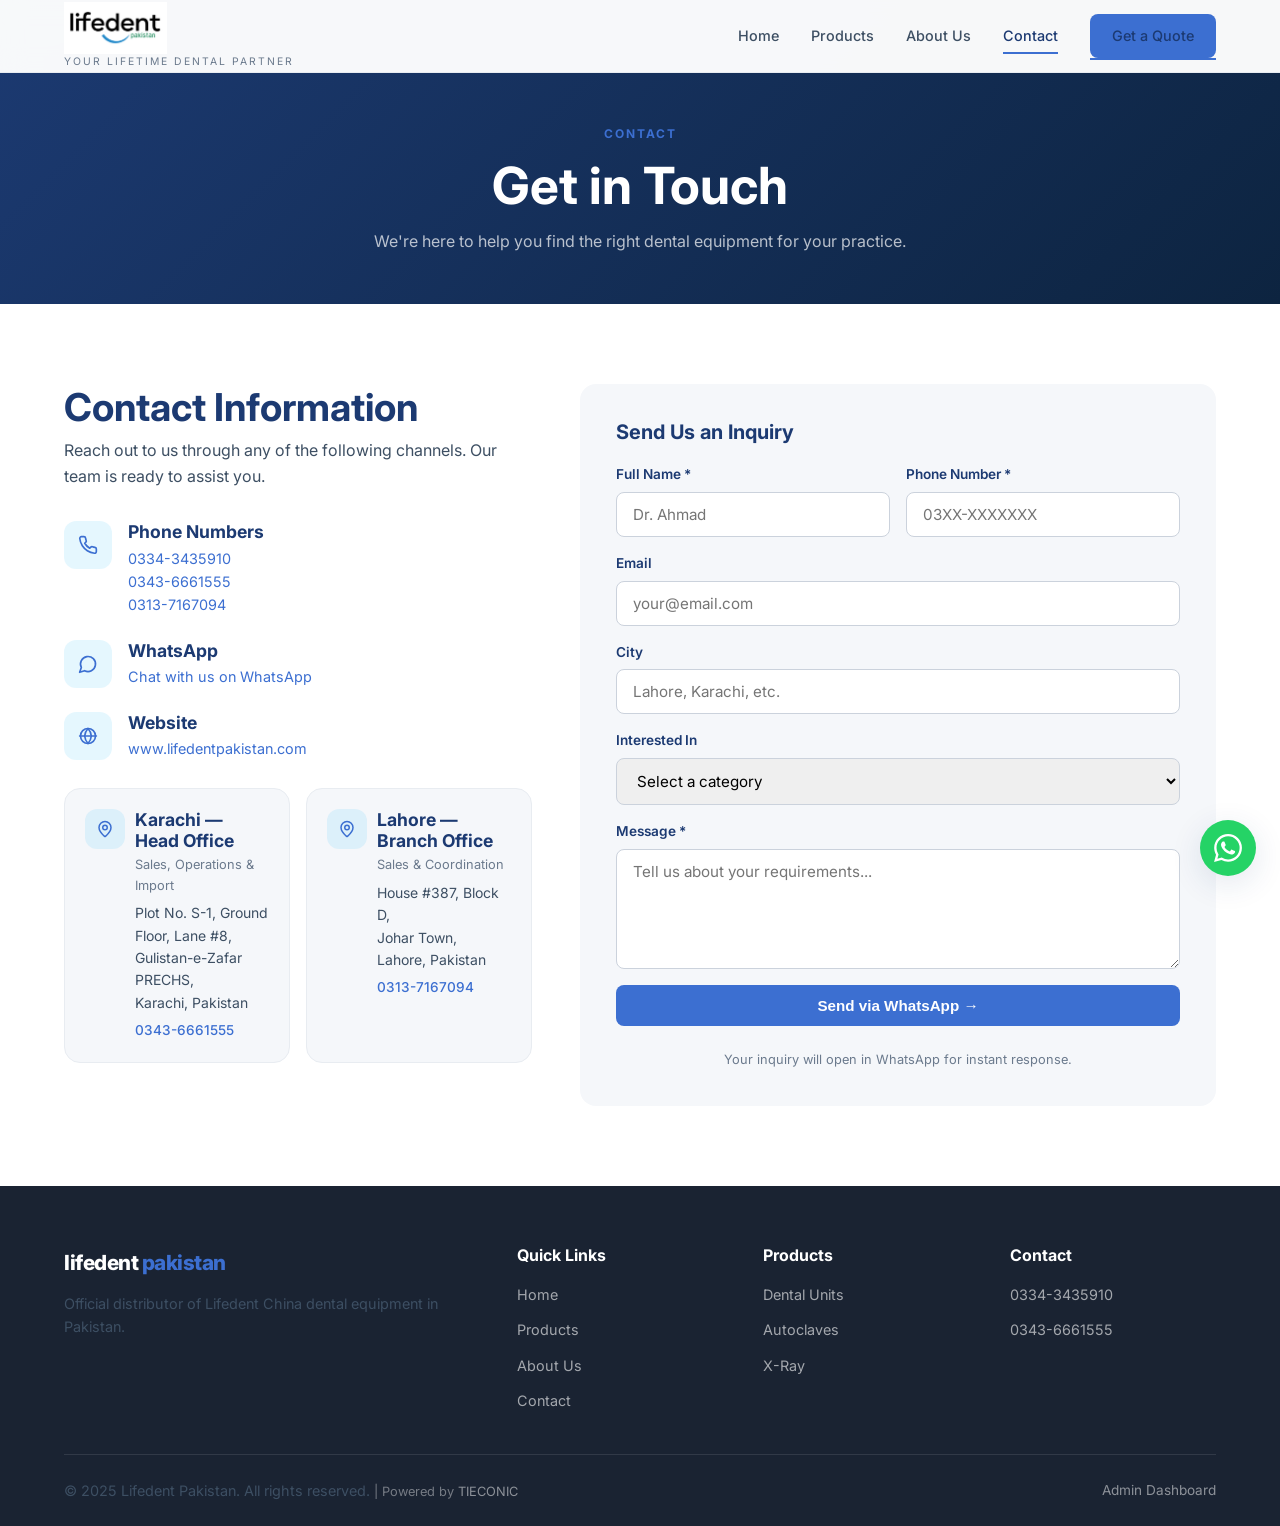
<file: contact.html>
<!DOCTYPE html>
<html lang="en">
<head>
  <meta charset="UTF-8">
  <meta name="viewport" content="width=device-width, initial-scale=1.0">
  <title>Contact Us — Lifedent Pakistan</title>
  <meta name="description" content="Contact Lifedent Pakistan for dental equipment inquiries, quotes, and after-sales support. Offices in Karachi and Lahore.">
  <link href="https://fonts.googleapis.com/css2?family=Inter:wght@400;500;600;700;800&display=swap" rel="stylesheet">
  <link rel="stylesheet" href="css/style.css">
</head>
<body>

  <!-- Header -->
  <header class="header">
    <div class="container header-inner">
      <a href="index.html" class="logo">
        <div>
          <img src="images/logo.png" alt="Lifedent Pakistan" class="logo-img">
          <span class="logo-sub">Your Lifetime Dental Partner</span>
        </div>
      </a>
      <nav class="nav">
        <a href="index.html">Home</a>
        <a href="products.html">Products</a>
        <a href="about.html">About Us</a>
        <a href="contact.html">Contact</a>
        <a href="contact.html" class="btn btn-primary">Get a Quote</a>
      </nav>
      <button class="mobile-toggle" aria-label="Menu">
        <span></span><span></span><span></span>
      </button>
    </div>
  </header>

  <!-- Page Header -->
  <section class="page-header">
    <div class="container">
      <span class="section-tag" style="color:var(--blue);">Contact</span>
      <h1>Get in Touch</h1>
      <p>We're here to help you find the right dental equipment for your practice.</p>
    </div>
  </section>

  <!-- Contact Section -->
  <section class="section">
    <div class="container">
      <div class="contact-grid">
        <div>
          <h2 style="margin-bottom:8px;">Contact Information</h2>
          <p style="margin-bottom:32px;">Reach out to us through any of the following channels. Our team is ready to assist you.</p>
          
          <ul class="contact-info-list">
            <li>
              <div class="icon"><svg xmlns="http://www.w3.org/2000/svg" width="20" height="20" viewBox="0 0 24 24" fill="none" stroke="currentColor" stroke-width="2" stroke-linecap="round" stroke-linejoin="round"><path d="M22 16.92v3a2 2 0 0 1-2.18 2 19.79 19.79 0 0 1-8.63-3.07 19.5 19.5 0 0 1-6-6 19.79 19.79 0 0 1-3.07-8.67A2 2 0 0 1 4.11 2h3a2 2 0 0 1 2 1.72c.127.96.361 1.903.7 2.81a2 2 0 0 1-.45 2.11L8.09 9.91a16 16 0 0 0 6 6l1.27-1.27a2 2 0 0 1 2.11-.45c.907.339 1.85.573 2.81.7A2 2 0 0 1 22 16.92z"/></svg></div>
              <div>
                <h4>Phone Numbers</h4>
                <p><a href="tel:03343435910">0334-3435910</a></p>
                <p><a href="tel:03436661555">0343-6661555</a></p>
                <p><a href="tel:03137167094">0313-7167094</a></p>
              </div>
            </li>
            <li>
              <div class="icon"><svg xmlns="http://www.w3.org/2000/svg" width="20" height="20" viewBox="0 0 24 24" fill="none" stroke="currentColor" stroke-width="2" stroke-linecap="round" stroke-linejoin="round"><path d="M7.9 20A9 9 0 1 0 4 16.1L2 22Z"/></svg></div>
              <div>
                <h4>WhatsApp</h4>
                <p><a href="https://wa.me/923137167094" target="_blank">Chat with us on WhatsApp</a></p>
              </div>
            </li>
            <li>
              <div class="icon"><svg xmlns="http://www.w3.org/2000/svg" width="20" height="20" viewBox="0 0 24 24" fill="none" stroke="currentColor" stroke-width="2" stroke-linecap="round" stroke-linejoin="round"><circle cx="12" cy="12" r="9"/><path d="M2 12h20"/><path d="M12 3a15.3 15.3 0 0 1 4 9 15.3 15.3 0 0 1-4 9 15.3 15.3 0 0 1-4-9 15.3 15.3 0 0 1 4-9z"/></svg></div>
              <div>
                <h4>Website</h4>
                <p><a href="https://www.lifedentpakistan.com" target="_blank">www.lifedentpakistan.com</a></p>
              </div>
            </li>
            <li style="display:block;">
              <div style="display:grid; grid-template-columns:1fr 1fr; gap:16px; margin-top:4px;">
                <div style="background:var(--off-white); border:1px solid var(--gray-100); border-radius:var(--radius-lg); padding:20px;">
                  <div style="display:flex; gap:10px; align-items:flex-start;">
                    <div class="icon" style="flex-shrink:0; width:40px; height:40px; font-size:1rem;"><svg xmlns="http://www.w3.org/2000/svg" width="18" height="18" viewBox="0 0 24 24" fill="none" stroke="currentColor" stroke-width="2" stroke-linecap="round" stroke-linejoin="round"><path d="M20 10c0 4.993-5.539 10.193-7.399 11.799a1 1 0 0 1-1.202 0C9.539 20.193 4 14.993 4 10a8 8 0 0 1 16 0Z"/><circle cx="12" cy="10" r="3"/></svg></div>
                    <div>
                      <h4 style="margin-bottom:4px;">Karachi — Head Office</h4>
                      <p style="font-size:0.8rem; color:var(--gray-500); margin-bottom:6px;">Sales, Operations & Import</p>
                      <p style="font-size:0.875rem; color:var(--gray-700);">Plot No. S-1, Ground Floor, Lane #8,<br>Gulistan-e-Zafar PRECHS,<br>Karachi, Pakistan</p>
                      <a href="tel:03436661555" style="font-size:0.85rem; color:var(--blue); margin-top:6px; display:block; font-weight:500;">0343-6661555</a>
                    </div>
                  </div>
                </div>
                <div style="background:var(--off-white); border:1px solid var(--gray-100); border-radius:var(--radius-lg); padding:20px;">
                  <div style="display:flex; gap:10px; align-items:flex-start;">
                    <div class="icon" style="flex-shrink:0; width:40px; height:40px; font-size:1rem;"><svg xmlns="http://www.w3.org/2000/svg" width="18" height="18" viewBox="0 0 24 24" fill="none" stroke="currentColor" stroke-width="2" stroke-linecap="round" stroke-linejoin="round"><path d="M20 10c0 4.993-5.539 10.193-7.399 11.799a1 1 0 0 1-1.202 0C9.539 20.193 4 14.993 4 10a8 8 0 0 1 16 0Z"/><circle cx="12" cy="10" r="3"/></svg></div>
                    <div>
                      <h4 style="margin-bottom:4px;">Lahore — Branch Office</h4>
                      <p style="font-size:0.8rem; color:var(--gray-500); margin-bottom:6px;">Sales & Coordination</p>
                      <p style="font-size:0.875rem; color:var(--gray-700);">House #387, Block D,<br>Johar Town,<br>Lahore, Pakistan</p>
                      <a href="tel:03137167094" style="font-size:0.85rem; color:var(--blue); margin-top:6px; display:block; font-weight:500;">0313-7167094</a>
                    </div>
                  </div>
                </div>
              </div>
            </li>
          </ul>
        </div>

        <div>
          <div style="background:var(--off-white); padding:36px; border-radius:var(--radius-lg);">
            <h3 style="margin-bottom:20px;">Send Us an Inquiry</h3>
            <form class="contact-form" id="contact-form">
              <div class="form-row">
                <div class="form-group">
                  <label>Full Name *</label>
                  <input type="text" name="name" required placeholder="Dr. Ahmad">
                </div>
                <div class="form-group">
                  <label>Phone Number *</label>
                  <input type="tel" name="phone" required placeholder="03XX-XXXXXXX">
                </div>
              </div>
              <div class="form-group">
                <label>Email</label>
                <input type="email" name="email" placeholder="your@email.com">
              </div>
              <div class="form-group">
                <label>City</label>
                <input type="text" name="city" placeholder="Lahore, Karachi, etc.">
              </div>
              <div class="form-group">
                <label>Interested In</label>
                <select name="interest">
                  <option value="">Select a category</option>
                  <option>Dental Units</option>
                  <option>Autoclave / Sterilizer</option>
                  <option>X-Ray Equipment</option>
                  <option>Complete Clinic Setup</option>
                  <option>Compressor / Suction</option>
                  <option>Dental Instruments</option>
                  <option>Other</option>
                </select>
              </div>
              <div class="form-group">
                <label>Message *</label>
                <textarea name="message" required placeholder="Tell us about your requirements..."></textarea>
              </div>
              <button type="submit" class="btn btn-primary" style="width:100%; justify-content:center;">Send via WhatsApp →</button>
              <p style="font-size:0.8rem; color:var(--gray-500); text-align:center; margin-top:8px;">Your inquiry will open in WhatsApp for instant response.</p>
            </form>
          </div>
        </div>
      </div>
    </div>
  </section>

  <!-- Footer -->
  <footer class="footer">
    <div class="container">
      <div class="footer-grid">
        <div>
          <div class="logo-text" style="color:white; margin-bottom:12px;">lifedent <span style="color:var(--blue);">pakistan</span></div>
          <p>Official distributor of Lifedent China dental equipment in Pakistan.</p>
        </div>
        <div>
          <h4>Quick Links</h4>
          <ul class="footer-links">
            <li><a href="index.html">Home</a></li>
            <li><a href="products.html">Products</a></li>
            <li><a href="about.html">About Us</a></li>
            <li><a href="contact.html">Contact</a></li>
          </ul>
        </div>
        <div>
          <h4>Products</h4>
          <ul class="footer-links">
            <li><a href="products.html">Dental Units</a></li>
            <li><a href="products.html">Autoclaves</a></li>
            <li><a href="products.html">X-Ray</a></li>
          </ul>
        </div>
        <div>
          <h4>Contact</h4>
          <ul class="footer-links">
            <li><a href="tel:03343435910">0334-3435910</a></li>
            <li><a href="tel:03436661555">0343-6661555</a></li>
          </ul>
        </div>
      </div>
      <div class="footer-bottom">
        <p>© 2025 Lifedent Pakistan. All rights reserved. <span class="powered-by">| Powered by <a href="https://tieconic.com" target="_blank" rel="noopener">TIECONIC</a></span></p>
        <a href="admin.html">Admin Dashboard</a>
      </div>
    </div>
  </footer>

  <a href="https://wa.me/923137167094" target="_blank" class="whatsapp-float" title="Chat on WhatsApp"><svg xmlns="http://www.w3.org/2000/svg" viewBox="0 0 24 24" fill="currentColor" width="28" height="28"><path d="M17.472 14.382c-.297-.149-1.758-.867-2.03-.967-.273-.099-.471-.148-.67.15-.197.297-.767.966-.94 1.164-.173.199-.347.223-.644.075-.297-.15-1.255-.463-2.39-1.475-.883-.788-1.48-1.761-1.653-2.059-.173-.297-.018-.458.13-.606.134-.133.298-.347.446-.52.149-.174.198-.298.298-.497.099-.198.05-.371-.025-.52-.075-.149-.669-1.612-.916-2.207-.242-.579-.487-.5-.669-.51-.173-.008-.371-.01-.57-.01-.198 0-.52.074-.792.372-.272.297-1.04 1.016-1.04 2.479 0 1.462 1.065 2.875 1.213 3.074.149.198 2.096 3.2 5.077 4.487.709.306 1.262.489 1.694.625.712.227 1.36.195 1.871.118.571-.085 1.758-.719 2.006-1.413.248-.694.248-1.289.173-1.413-.074-.124-.272-.198-.57-.347m-5.421 7.403h-.004a9.87 9.87 0 01-5.031-1.378l-.361-.214-3.741.982.998-3.648-.235-.374a9.86 9.86 0 01-1.51-5.26c.001-5.45 4.436-9.884 9.888-9.884 2.64 0 5.122 1.03 6.988 2.898a9.825 9.825 0 012.893 6.994c-.003 5.45-4.437 9.884-9.885 9.884m8.413-18.297A11.815 11.815 0 0012.05 0C5.495 0 .16 5.335.157 11.892c0 2.096.547 4.142 1.588 5.945L.057 24l6.305-1.654a11.882 11.882 0 005.683 1.448h.005c6.554 0 11.89-5.335 11.893-11.893a11.821 11.821 0 00-3.48-8.413z"/></svg></a>
  <script src="js/main.js"></script>
</body>
</html>
</file>
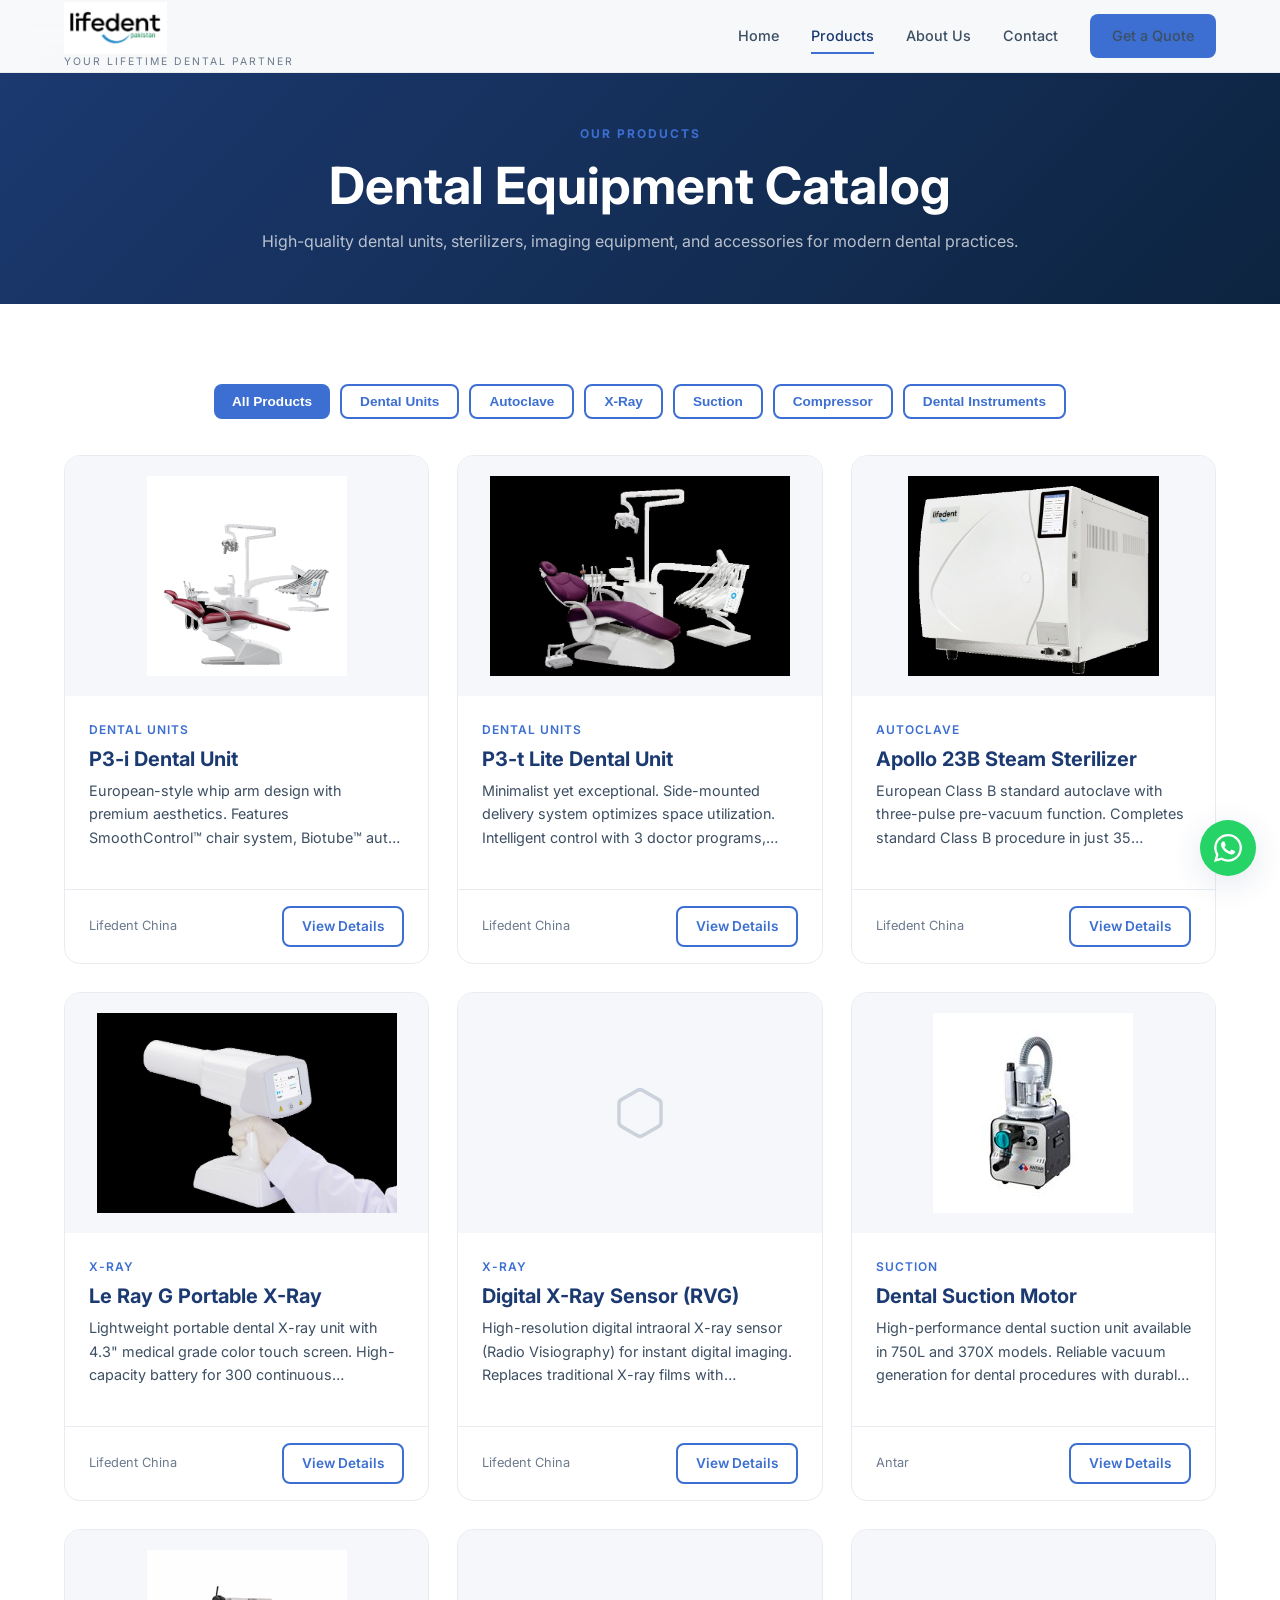
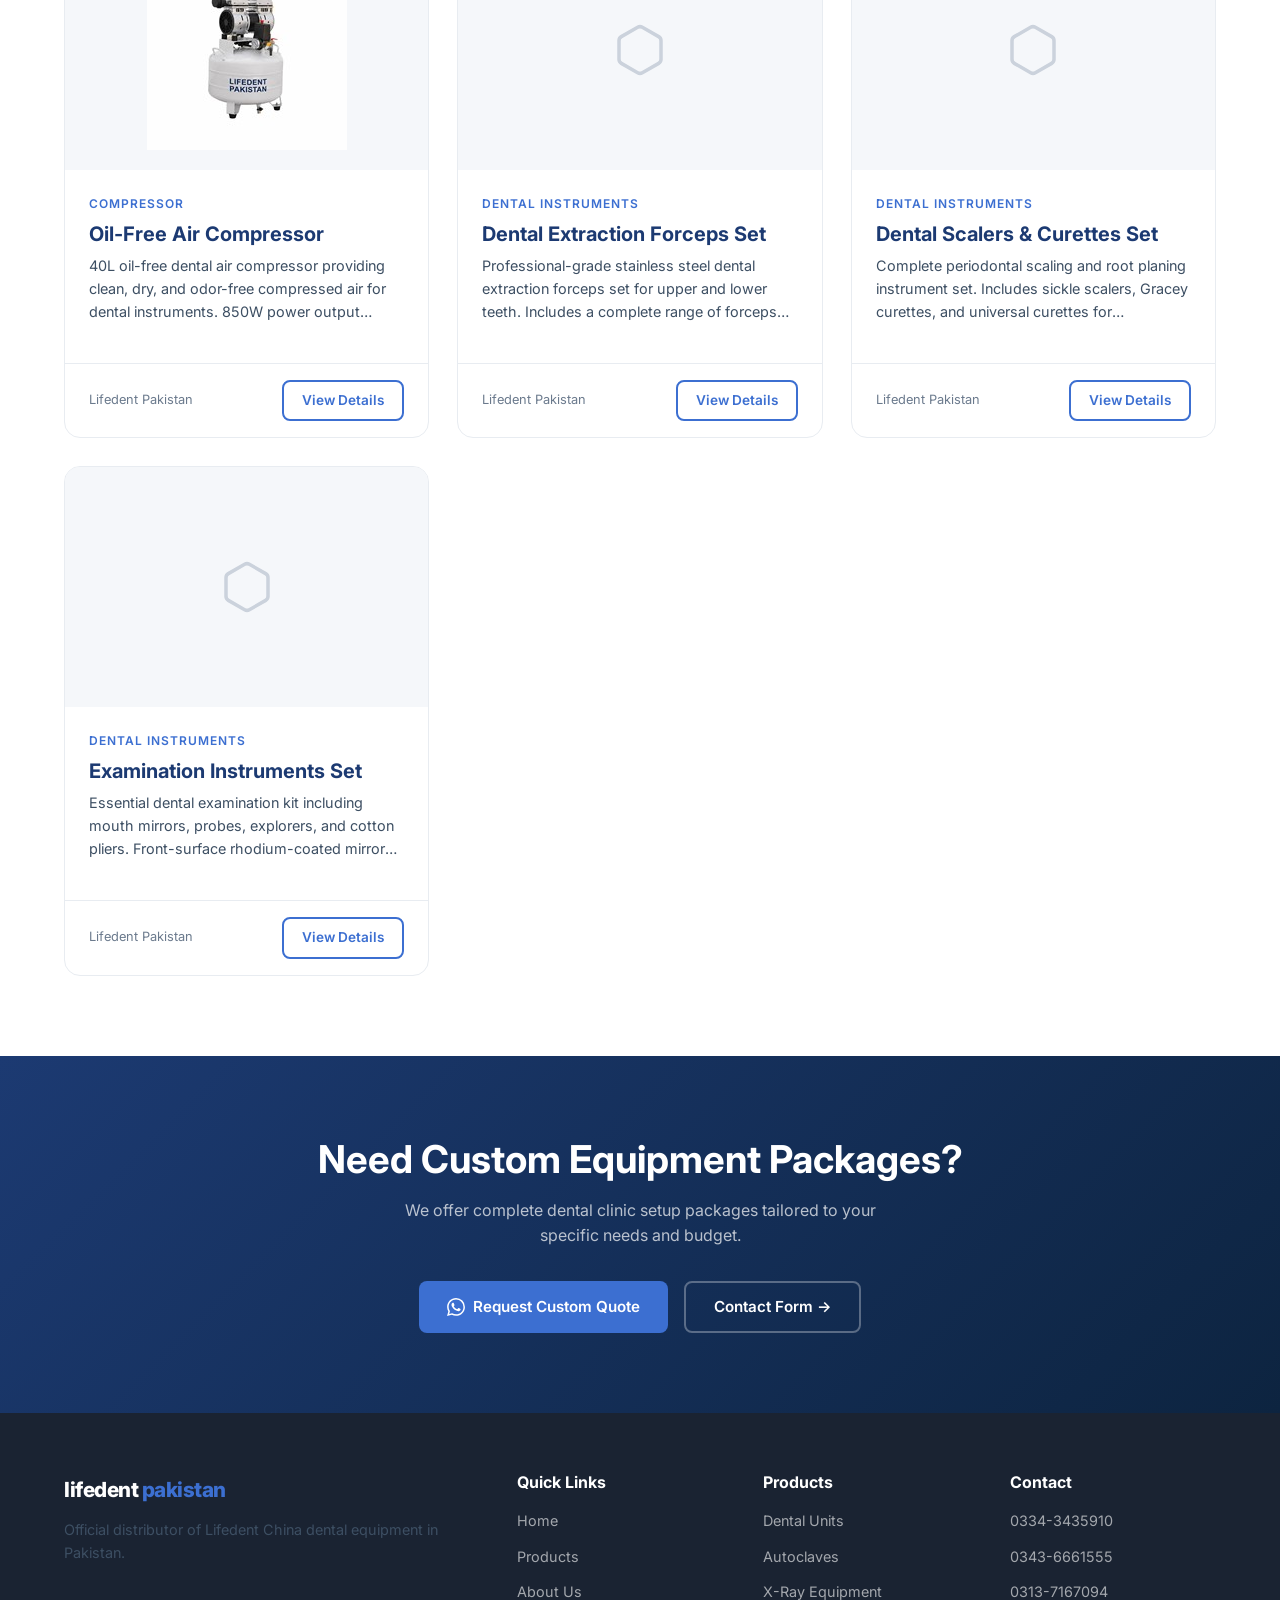
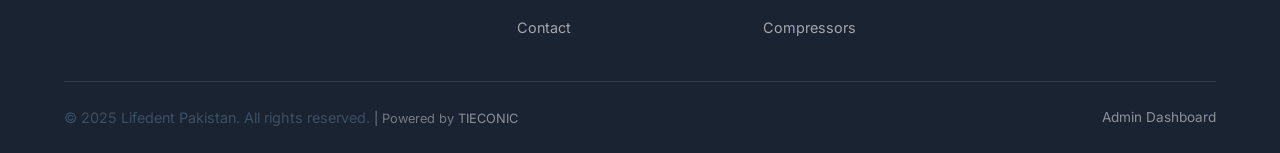
<file: products.html>
<!DOCTYPE html>
<html lang="en">
<head>
  <meta charset="UTF-8">
  <meta name="viewport" content="width=device-width, initial-scale=1.0">
  <title>Products — Lifedent Pakistan</title>
  <meta name="description" content="Browse our complete range of dental equipment: dental units, autoclaves, X-ray machines, compressors, suction motors, and dental instruments.">
  <link href="https://fonts.googleapis.com/css2?family=Inter:wght@400;500;600;700;800&display=swap" rel="stylesheet">
  <link rel="stylesheet" href="css/style.css">
</head>
<body>

  <!-- Header -->
  <header class="header">
    <div class="container header-inner">
      <a href="index.html" class="logo">
        <div>
          <img src="images/logo.png" alt="Lifedent Pakistan" class="logo-img">
          <span class="logo-sub">Your Lifetime Dental Partner</span>
        </div>
      </a>
      <nav class="nav">
        <a href="index.html">Home</a>
        <a href="products.html">Products</a>
        <a href="about.html">About Us</a>
        <a href="contact.html">Contact</a>
        <a href="contact.html" class="btn btn-primary">Get a Quote</a>
      </nav>
      <button class="mobile-toggle" aria-label="Menu">
        <span></span><span></span><span></span>
      </button>
    </div>
  </header>

  <!-- Page Header -->
  <section class="page-header">
    <div class="container">
      <span class="section-tag" style="color:var(--blue);">Our Products</span>
      <h1>Dental Equipment Catalog</h1>
      <p>High-quality dental units, sterilizers, imaging equipment, and accessories for modern dental practices.</p>
    </div>
  </section>

  <!-- Products -->
  <section class="section">
    <div class="container">
      <div id="category-filters" style="display:flex; gap:10px; flex-wrap:wrap; margin-bottom:36px; justify-content:center;"></div>
      <div class="products-grid" id="products-grid"></div>
    </div>
  </section>

  <!-- CTA -->
  <section class="cta-section">
    <div class="container">
      <h2>Need Custom Equipment Packages?</h2>
      <p>We offer complete dental clinic setup packages tailored to your specific needs and budget.</p>
      <div class="cta-buttons">
        <a href="https://wa.me/923137167094?text=Hi, I need a custom dental equipment quote" target="_blank" class="btn btn-primary"><svg xmlns="http://www.w3.org/2000/svg" viewBox="0 0 24 24" fill="currentColor" width="18" height="18"><path d="M17.472 14.382c-.297-.149-1.758-.867-2.03-.967-.273-.099-.471-.148-.67.15-.197.297-.767.966-.94 1.164-.173.199-.347.223-.644.075-.297-.15-1.255-.463-2.39-1.475-.883-.788-1.48-1.761-1.653-2.059-.173-.297-.018-.458.13-.606.134-.133.298-.347.446-.52.149-.174.198-.298.298-.497.099-.198.05-.371-.025-.52-.075-.149-.669-1.612-.916-2.207-.242-.579-.487-.5-.669-.51-.173-.008-.371-.01-.57-.01-.198 0-.52.074-.792.372-.272.297-1.04 1.016-1.04 2.479 0 1.462 1.065 2.875 1.213 3.074.149.198 2.096 3.2 5.077 4.487.709.306 1.262.489 1.694.625.712.227 1.36.195 1.871.118.571-.085 1.758-.719 2.006-1.413.248-.694.248-1.289.173-1.413-.074-.124-.272-.198-.57-.347m-5.421 7.403h-.004a9.87 9.87 0 01-5.031-1.378l-.361-.214-3.741.982.998-3.648-.235-.374a9.86 9.86 0 01-1.51-5.26c.001-5.45 4.436-9.884 9.888-9.884 2.64 0 5.122 1.03 6.988 2.898a9.825 9.825 0 012.893 6.994c-.003 5.45-4.437 9.884-9.885 9.884m8.413-18.297A11.815 11.815 0 0012.05 0C5.495 0 .16 5.335.157 11.892c0 2.096.547 4.142 1.588 5.945L.057 24l6.305-1.654a11.882 11.882 0 005.683 1.448h.005c6.554 0 11.89-5.335 11.893-11.893a11.821 11.821 0 00-3.48-8.413z"/></svg> Request Custom Quote</a>
        <a href="contact.html" class="btn btn-outline" style="border-color:rgba(255,255,255,0.3); color:white;">Contact Form →</a>
      </div>
    </div>
  </section>

  <!-- Footer -->
  <footer class="footer">
    <div class="container">
      <div class="footer-grid">
        <div>
          <div class="logo-text" style="color:white; margin-bottom:12px;">lifedent <span style="color:var(--blue);">pakistan</span></div>
          <p>Official distributor of Lifedent China dental equipment in Pakistan.</p>
        </div>
        <div>
          <h4>Quick Links</h4>
          <ul class="footer-links">
            <li><a href="index.html">Home</a></li>
            <li><a href="products.html">Products</a></li>
            <li><a href="about.html">About Us</a></li>
            <li><a href="contact.html">Contact</a></li>
          </ul>
        </div>
        <div>
          <h4>Products</h4>
          <ul class="footer-links">
            <li><a href="products.html">Dental Units</a></li>
            <li><a href="products.html">Autoclaves</a></li>
            <li><a href="products.html">X-Ray Equipment</a></li>
            <li><a href="products.html">Compressors</a></li>
          </ul>
        </div>
        <div>
          <h4>Contact</h4>
          <ul class="footer-links">
            <li><a href="tel:03343435910">0334-3435910</a></li>
            <li><a href="tel:03436661555">0343-6661555</a></li>
            <li><a href="tel:03137167094">0313-7167094</a></li>
          </ul>
        </div>
      </div>
      <div class="footer-bottom">
        <p>© 2025 Lifedent Pakistan. All rights reserved. <span class="powered-by">| Powered by <a href="https://tieconic.com" target="_blank" rel="noopener">TIECONIC</a></span></p>
        <a href="admin.html">Admin Dashboard</a>
      </div>
    </div>
  </footer>

  <a href="https://wa.me/923137167094" target="_blank" class="whatsapp-float" title="Chat on WhatsApp"><svg xmlns="http://www.w3.org/2000/svg" viewBox="0 0 24 24" fill="currentColor" width="28" height="28"><path d="M17.472 14.382c-.297-.149-1.758-.867-2.03-.967-.273-.099-.471-.148-.67.15-.197.297-.767.966-.94 1.164-.173.199-.347.223-.644.075-.297-.15-1.255-.463-2.39-1.475-.883-.788-1.48-1.761-1.653-2.059-.173-.297-.018-.458.13-.606.134-.133.298-.347.446-.52.149-.174.198-.298.298-.497.099-.198.05-.371-.025-.52-.075-.149-.669-1.612-.916-2.207-.242-.579-.487-.5-.669-.51-.173-.008-.371-.01-.57-.01-.198 0-.52.074-.792.372-.272.297-1.04 1.016-1.04 2.479 0 1.462 1.065 2.875 1.213 3.074.149.198 2.096 3.2 5.077 4.487.709.306 1.262.489 1.694.625.712.227 1.36.195 1.871.118.571-.085 1.758-.719 2.006-1.413.248-.694.248-1.289.173-1.413-.074-.124-.272-.198-.57-.347m-5.421 7.403h-.004a9.87 9.87 0 01-5.031-1.378l-.361-.214-3.741.982.998-3.648-.235-.374a9.86 9.86 0 01-1.51-5.26c.001-5.45 4.436-9.884 9.888-9.884 2.64 0 5.122 1.03 6.988 2.898a9.825 9.825 0 012.893 6.994c-.003 5.45-4.437 9.884-9.885 9.884m8.413-18.297A11.815 11.815 0 0012.05 0C5.495 0 .16 5.335.157 11.892c0 2.096.547 4.142 1.588 5.945L.057 24l6.305-1.654a11.882 11.882 0 005.683 1.448h.005c6.554 0 11.89-5.335 11.893-11.893a11.821 11.821 0 00-3.48-8.413z"/></svg></a>

  <!-- Product Modal -->
  <div class="modal-overlay" id="product-modal">
    <div class="modal modal-content"></div>
  </div>

  <script src="js/main.js"></script>
</body>
</html>
</file>
<file: css/style.css>
/* ========================================
   LIFEDENT PAKISTAN - Main Stylesheet
   ======================================== */

/* --- Reset & Base --- */
*, *::before, *::after { box-sizing: border-box; margin: 0; padding: 0; }

:root {
  --navy: #1C3A72;
  --blue: #3C6FD1;
  --blue-dark: #2D55A8;
  --gold: #FFBD58;
  --cream: #FFF4E2;
  --white: #FFFFFF;
  --off-white: #F5F7FA;
  --gray-100: #E8ECF1;
  --gray-200: #CBD2DC;
  --gray-500: #6B7A8D;
  --gray-700: #3D4F63;
  --gray-900: #1A2332;
  --red: #E53E3E;
  --green: #38A169;
  --shadow-sm: 0 1px 3px rgba(28,58,114,0.08);
  --shadow-md: 0 4px 16px rgba(28,58,114,0.1);
  --shadow-lg: 0 8px 32px rgba(28,58,114,0.12);
  --radius: 8px;
  --radius-lg: 16px;
  --transition: 0.3s ease;
}

html { scroll-behavior: smooth; }
body {
  font-family: 'Inter', -apple-system, BlinkMacSystemFont, 'Segoe UI', sans-serif;
  color: var(--gray-900);
  line-height: 1.6;
  background: var(--white);
  -webkit-font-smoothing: antialiased;
}

img { max-width: 100%; height: auto; display: block; }
a { color: var(--blue); text-decoration: none; transition: color var(--transition); }
a:hover { color: var(--blue-dark); }

.container { max-width: 1200px; margin: 0 auto; padding: 0 24px; }

/* --- Typography --- */
h1, h2, h3, h4 { font-weight: 700; line-height: 1.2; color: var(--navy); }
h1 { font-size: clamp(2rem, 5vw, 3.2rem); }
h2 { font-size: clamp(1.6rem, 3.5vw, 2.4rem); }
h3 { font-size: 1.25rem; }
h4 { font-size: 1.1rem; }
p { color: var(--gray-700); }

/* --- Buttons --- */
.btn {
  display: inline-flex; align-items: center; gap: 8px;
  padding: 12px 28px; border-radius: var(--radius);
  font-size: 0.95rem; font-weight: 600;
  border: none; cursor: pointer;
  transition: all var(--transition);
}
.btn-primary { background: var(--blue); color: var(--white); }
.btn-primary:hover { background: var(--blue-dark); transform: translateY(-1px); box-shadow: var(--shadow-md); color: var(--white); }
.btn-navy { background: var(--navy); color: var(--white); }
.btn-navy:hover { background: #142D48; transform: translateY(-1px); color: var(--white); }
.btn-outline { background: transparent; border: 2px solid var(--blue); color: var(--blue); }
.btn-outline:hover { background: var(--blue); color: var(--white); }
.btn-gold { background: var(--gold); color: var(--navy); }
.btn-gold:hover { background: #E09600; }
.btn-sm { padding: 8px 18px; font-size: 0.85rem; }
.btn-danger { background: var(--red); color: var(--white); }
.btn-danger:hover { background: #C53030; }

/* --- Header / Navigation --- */
.header {
  position: fixed; top: 0; left: 0; right: 0; z-index: 1000;
  background: rgba(255,255,255,0.97);
  backdrop-filter: blur(12px);
  border-bottom: 1px solid var(--gray-100);
  transition: box-shadow var(--transition);
}
.header.scrolled { box-shadow: var(--shadow-md); }
.header-inner {
  display: flex; align-items: center; justify-content: space-between;
  height: 72px;
}
.logo { display: flex; align-items: center; gap: 10px; }
.logo svg { height: 36px; width: auto; }
.logo-img { height: 52px; width: auto; display: block; margin-bottom: 2px; }
.logo-text { font-size: 1.3rem; font-weight: 800; color: var(--navy); letter-spacing: -0.5px; }
.logo-text span { color: var(--blue); }
.logo-sub { font-size: 0.65rem; color: var(--gray-500); text-transform: uppercase; letter-spacing: 2px; display: block; margin-top: -2px; }

.nav { display: flex; align-items: center; gap: 32px; }
.nav a {
  font-size: 0.9rem; font-weight: 500; color: var(--gray-700);
  position: relative; padding: 4px 0;
}
.nav a::after {
  content: ''; position: absolute; bottom: -2px; left: 0; width: 0; height: 2px;
  background: var(--blue); transition: width var(--transition);
}
.nav a:hover, .nav a.active { color: var(--navy); }
.nav a:hover::after, .nav a.active::after { width: 100%; }
.nav .btn { padding: 10px 22px; }

.mobile-toggle { display: none; background: none; border: none; cursor: pointer; padding: 8px; }
.mobile-toggle span {
  display: block; width: 24px; height: 2px; background: var(--navy);
  margin: 5px 0; transition: all var(--transition);
}

/* --- Hero Section --- */
.hero {
  padding: 140px 0 80px;
  background: var(--off-white);
}
.hero-grid {
  display: grid; grid-template-columns: 1fr 1fr; gap: 60px; align-items: center;
}
.hero-badge {
  display: inline-block;
  color: var(--blue); border-bottom: 2px solid var(--blue);
  padding-bottom: 6px; font-size: 0.8rem; font-weight: 700;
  text-transform: uppercase; letter-spacing: 1.5px;
  margin-bottom: 24px;
}
.hero h1 { margin-bottom: 20px; }
.hero h1 span { color: var(--blue); }
.hero p { font-size: 1.1rem; margin-bottom: 32px; max-width: 500px; }
.hero-buttons { display: flex; gap: 16px; flex-wrap: wrap; }
.hero-image { position: relative; }
.hero-image img {
  border-radius: var(--radius-lg);
  border: 1px solid var(--gray-100);
  box-shadow: var(--shadow-lg);
  background: var(--white);
}

/* --- Stats Bar --- */
.stats-bar {
  background: var(--navy);
  padding: 40px 0;
}
.stats-grid {
  display: grid; grid-template-columns: repeat(4, 1fr); gap: 30px; text-align: center;
}
.stat-item h3 { font-size: 2rem; color: var(--blue); margin-bottom: 4px; }
.stat-item p { color: rgba(255,255,255,0.7); font-size: 0.85rem; }

/* --- Section Styles --- */
.section { padding: 80px 0; }
.section-alt { background: var(--off-white); }
.section-header { text-align: center; max-width: 640px; margin: 0 auto 50px; }
.section-header p { margin-top: 12px; }
.section-tag {
  display: inline-block; font-size: 0.75rem; font-weight: 700; text-transform: uppercase;
  letter-spacing: 2px; color: var(--blue); margin-bottom: 12px;
}

/* --- Product Cards --- */
.products-grid {
  display: grid; grid-template-columns: repeat(auto-fill, minmax(300px, 1fr)); gap: 28px;
}
.product-card {
  background: var(--white); border-radius: var(--radius-lg);
  overflow: hidden; border: 1px solid var(--gray-100);
  transition: all var(--transition);
}
.product-card:hover {
  transform: translateY(-2px);
  box-shadow: var(--shadow-md);
  border-color: var(--blue);
}
.product-card-image {
  height: 240px; overflow: hidden; background: var(--off-white);
  display: flex; align-items: center; justify-content: center;
  padding: 20px;
}
.product-card-image img {
  max-height: 100%; width: auto; object-fit: contain;
}
.product-card-body { padding: 24px; }
.product-card-body .category {
  font-size: 0.75rem; font-weight: 600; text-transform: uppercase;
  letter-spacing: 1px; color: var(--blue); margin-bottom: 8px;
}
.product-card-body h3 { margin-bottom: 8px; }
.product-card-body p { font-size: 0.9rem; margin-bottom: 16px; 
  display: -webkit-box; -webkit-line-clamp: 3; -webkit-box-orient: vertical; overflow: hidden;
}
.product-card-footer {
  display: flex; align-items: center; justify-content: space-between;
  padding: 16px 24px; border-top: 1px solid var(--gray-100);
}
.product-card-footer .brand { font-size: 0.8rem; color: var(--gray-500); }

/* --- Features Grid (Mission / Vision cards) --- */
.features-grid {
  display: grid; grid-template-columns: repeat(auto-fill, minmax(260px, 1fr)); gap: 28px;
}
.feature-card {
  padding: 32px; border-radius: var(--radius-lg);
  background: var(--white); border: 1px solid var(--gray-100);
  transition: all var(--transition);
}
.feature-card:hover { border-color: var(--blue); box-shadow: var(--shadow-md); }
.feature-card.cream { background: var(--cream); border-color: rgba(255,189,88,0.3); }
.feature-icon {
  width: 56px; height: 56px; border-radius: 12px;
  background: rgba(60,111,209,0.1); color: var(--blue);
  display: flex; align-items: center; justify-content: center;
  margin-bottom: 20px; font-size: 1.5rem;
}
.feature-card h4 { margin-bottom: 8px; }
.feature-card p { font-size: 0.9rem; }

/* --- Feature List (flat, non-card differentiator rows) --- */
.feature-list {
  display: grid; grid-template-columns: repeat(2, 1fr); gap: 0 56px;
}
.feature-row {
  display: flex; gap: 18px; align-items: flex-start;
  padding: 26px 0; border-top: 1px solid var(--gray-100);
}
.feature-row:nth-child(1), .feature-row:nth-child(2) { border-top: none; padding-top: 0; }
.feature-row .feature-icon {
  width: 44px; height: 44px; border-radius: 10px; margin-bottom: 0;
}
.feature-row h4 { margin-bottom: 6px; }
.feature-row p { font-size: 0.9rem; }

/* --- About Section (Home) --- */
.about-split {
  display: grid; grid-template-columns: 1fr 1fr; gap: 60px; align-items: center;
}
.about-split img { border-radius: var(--radius-lg); }

/* --- CTA Section --- */
.cta-section {
  background: linear-gradient(135deg, var(--navy) 0%, #0D2440 100%);
  padding: 80px 0; text-align: center;
}
.cta-section h2 { color: var(--white); margin-bottom: 16px; }
.cta-section p { color: rgba(255,255,255,0.7); margin-bottom: 32px; max-width: 500px; margin-left: auto; margin-right: auto; }
.cta-buttons { display: flex; gap: 16px; justify-content: center; flex-wrap: wrap; }

/* --- Contact Info --- */
.contact-grid {
  display: grid; grid-template-columns: 1fr 1fr; gap: 48px;
}
.contact-info-list { list-style: none; display: flex; flex-direction: column; gap: 24px; }
.contact-info-list li {
  display: flex; gap: 16px; align-items: flex-start;
}
.contact-info-list .icon {
  width: 48px; height: 48px; border-radius: 12px;
  background: rgba(0,174,239,0.1); color: var(--blue);
  display: flex; align-items: center; justify-content: center;
  flex-shrink: 0; font-size: 1.2rem;
}
.contact-info-list h4 { margin-bottom: 4px; }
.contact-info-list p { font-size: 0.9rem; }

.contact-form { display: flex; flex-direction: column; gap: 16px; }
.form-row { display: grid; grid-template-columns: 1fr 1fr; gap: 16px; }
.form-group { display: flex; flex-direction: column; gap: 6px; }
.form-group label { font-size: 0.85rem; font-weight: 600; color: var(--navy); }
.form-group input, .form-group textarea, .form-group select {
  padding: 12px 16px; border: 1px solid var(--gray-200); border-radius: var(--radius);
  font-family: inherit; font-size: 0.95rem; transition: border-color var(--transition);
  outline: none;
}
.form-group input:focus, .form-group textarea:focus, .form-group select:focus {
  border-color: var(--blue); box-shadow: 0 0 0 3px rgba(0,174,239,0.1);
}
.form-group textarea { resize: vertical; min-height: 120px; }

/* --- Team Section --- */
.team-grid {
  display: grid; grid-template-columns: repeat(auto-fill, minmax(280px, 1fr)); gap: 32px;
}
.team-card {
  text-align: center; padding: 40px 32px; background: var(--white);
  border-radius: var(--radius-lg); border: 1px solid var(--gray-100);
}
.team-avatar {
  width: 100px; height: 100px; border-radius: 50%;
  background: linear-gradient(135deg, var(--blue), var(--navy));
  margin: 0 auto 20px; display: flex; align-items: center; justify-content: center;
  font-size: 2rem; color: var(--white); font-weight: 700;
}
.team-photo {
  width: 110px; height: 110px; border-radius: 50%;
  margin: 0 auto 20px; object-fit: cover;
  border: 3px solid var(--off-white);
}
.team-card h3 { margin-bottom: 4px; }
.team-card .role { color: var(--blue); font-size: 0.85rem; font-weight: 600; margin-bottom: 12px; }
.team-card p { font-size: 0.9rem; }

/* --- Footer --- */
.footer {
  background: var(--gray-900); padding: 60px 0 24px; color: rgba(255,255,255,0.7);
}
.footer-grid {
  display: grid; grid-template-columns: 2fr 1fr 1fr 1fr; gap: 40px; margin-bottom: 40px;
}
.footer h4 { color: var(--white); margin-bottom: 16px; font-size: 1rem; }
.footer p { font-size: 0.9rem; }
.footer-links { list-style: none; display: flex; flex-direction: column; gap: 10px; }
.footer-links a { color: rgba(255,255,255,0.6); font-size: 0.9rem; }
.footer-links a:hover { color: var(--blue); }
.footer-bottom {
  border-top: 1px solid rgba(255,255,255,0.1); padding-top: 24px;
  display: flex; justify-content: space-between; align-items: center;
  font-size: 0.85rem;
}
.footer-bottom a { color: rgba(255,255,255,0.5); }
.powered-by { color: rgba(255,255,255,0.4); font-size: 0.8rem; }
.powered-by a { color: rgba(255,255,255,0.5); transition: color 0.3s; }
.powered-by a:hover { color: #00AEEF; }

/* --- Page Header --- */
.page-header {
  padding: 120px 0 50px;
  background: linear-gradient(135deg, var(--navy) 0%, #0D2440 100%);
  text-align: center;
}
.page-header h1 { color: var(--white); margin-bottom: 12px; }
.page-header p { color: rgba(255,255,255,0.7); }

/* --- Product Detail Modal --- */
.modal-overlay {
  position: fixed; inset: 0; background: rgba(0,0,0,0.5);
  z-index: 2000; display: none; align-items: center; justify-content: center;
  padding: 24px;
}
.modal-overlay.active { display: flex; }
.modal {
  background: var(--white); border-radius: var(--radius-lg);
  max-width: 700px; width: 100%; max-height: 85vh; overflow-y: auto;
  padding: 40px; position: relative;
}
.modal-close {
  position: absolute; top: 16px; right: 16px; background: none; border: none;
  font-size: 1.5rem; cursor: pointer; color: var(--gray-500); padding: 4px 8px;
}
.modal-close:hover { color: var(--navy); }
.modal img { border-radius: var(--radius); margin-bottom: 20px; }

/* ========================================
   ADMIN DASHBOARD — 2-Color Responsive
   ======================================== */

/* Login Screen */
.admin-login-overlay {
  position: fixed; inset: 0; z-index: 9999;
  background: var(--off-white);
  display: flex; align-items: center; justify-content: center; padding: 24px;
}
.admin-login-box {
  background: var(--white); border-radius: var(--radius-lg);
  padding: 40px 36px; width: 100%; max-width: 400px;
  border: 1px solid var(--gray-100); box-shadow: var(--shadow-lg); text-align: center;
}
.admin-login-box img { height: 72px; width: auto; margin: 0 auto 18px; display: block; }
.admin-login-box h2 { margin-bottom: 6px; }
.admin-login-box > p { color: var(--gray-500); font-size: 0.875rem; margin-bottom: 24px; }
.admin-login-box .btn { justify-content: center; }

/* Layout */
.admin-layout { display: flex; min-height: 100vh; }

/* Mobile Top Bar */
.admin-mobile-bar {
  display: none; position: fixed; top: 0; left: 0; right: 0; z-index: 1100;
  background: var(--navy); height: 60px; padding: 0 16px;
  align-items: center; justify-content: space-between;
  box-shadow: 0 2px 8px rgba(0,0,0,0.3);
}
.mobile-logo { display: flex; align-items: center; gap: 10px; }
.mobile-logo img { height: 30px; width: auto; filter: brightness(0) invert(1); }
.mobile-logo span { font-size: 0.95rem; font-weight: 700; color: var(--white); }
.sidebar-toggle-btn {
  background: none; border: none; cursor: pointer; padding: 8px;
  border-radius: 6px; display: flex; flex-direction: column; gap: 5px;
  transition: background var(--transition);
}
.sidebar-toggle-btn:hover { background: rgba(255,255,255,0.1); }
.sidebar-toggle-btn span {
  display: block; width: 22px; height: 2px;
  background: var(--white); border-radius: 2px; transition: all 0.3s;
}
.sidebar-toggle-btn.open span:nth-child(1) { transform: translateY(7px) rotate(45deg); }
.sidebar-toggle-btn.open span:nth-child(2) { opacity: 0; transform: scaleX(0); }
.sidebar-toggle-btn.open span:nth-child(3) { transform: translateY(-7px) rotate(-45deg); }

/* Sidebar Overlay */
.sidebar-overlay {
  display: none; position: fixed; inset: 0; z-index: 1050;
  background: rgba(0,0,0,0.5); backdrop-filter: blur(2px);
}
.sidebar-overlay.active { display: block; }

/* Sidebar */
.admin-sidebar {
  background: var(--navy); width: 260px; flex-shrink: 0;
  position: fixed; top: 0; left: 0; bottom: 0; z-index: 1100;
  display: flex; flex-direction: column; overflow-y: auto;
  transition: transform 0.3s ease;
}
.admin-sidebar .logo-area {
  padding: 28px 24px 22px; border-bottom: 1px solid rgba(255,255,255,0.08);
  text-align: center;
}
.admin-sidebar .logo-area img {
  height: 84px; width: auto; margin: 0 auto 12px; display: block;
  filter: brightness(0) invert(1);
}
.logo-name { font-size: 1.05rem; font-weight: 700; color: var(--white); letter-spacing: -0.3px; }
.logo-name span { color: var(--blue); }
.logo-tag {
  font-size: 0.62rem; color: rgba(255,255,255,0.35);
  text-transform: uppercase; letter-spacing: 2px; display: block; margin-top: 3px;
}
.admin-nav { list-style: none; padding: 12px 0; flex: 1; }
.admin-nav li a {
  display: flex; align-items: center; gap: 12px;
  padding: 13px 20px 13px 24px; border-left: 3px solid transparent;
  color: rgba(255,255,255,0.55); font-size: 0.875rem; font-weight: 500;
  transition: all var(--transition);
}
.admin-nav li a:hover { background: rgba(255,255,255,0.06); color: var(--white); }
.admin-nav li a.active {
  background: rgba(60,111,209,0.18); color: var(--white); border-left-color: var(--blue);
}
.nav-icon { font-size: 1rem; width: 20px; text-align: center; flex-shrink: 0; }
.admin-nav-footer { padding: 8px 0; border-top: 1px solid rgba(255,255,255,0.08); }
.admin-logout-btn {
  display: flex; align-items: center; gap: 12px; width: 100%;
  padding: 13px 20px 13px 24px; background: none; border: none;
  color: rgba(255,255,255,0.45); font-size: 0.875rem; font-weight: 500;
  font-family: inherit; cursor: pointer; transition: all var(--transition); text-align: left;
}
.admin-logout-btn:hover { background: rgba(255,255,255,0.06); color: var(--white); }

/* Main */
.admin-main {
  margin-left: 260px; padding: 32px;
  background: var(--off-white); min-height: 100vh; flex: 1;
}

/* Topbar */
.admin-topbar {
  display: flex; justify-content: space-between; align-items: flex-start;
  margin-bottom: 28px; flex-wrap: wrap; gap: 16px;
}
.admin-topbar h1 { font-size: 1.5rem; }
.topbar-sub { color: var(--gray-500); font-size: 0.85rem; margin-top: 2px; }

/* Stat Cards */
.admin-stats {
  display: grid; grid-template-columns: repeat(3, 1fr); gap: 20px; margin-bottom: 28px;
}
.admin-stat-card {
  background: var(--white); border-radius: var(--radius-lg);
  padding: 22px 20px; border: 1px solid var(--gray-100);
  display: flex; align-items: center; gap: 16px; transition: all var(--transition);
}
.admin-stat-card:hover { box-shadow: var(--shadow-md); border-color: var(--blue); transform: translateY(-1px); }
.admin-stat-icon {
  width: 48px; height: 48px; border-radius: 12px;
  background: rgba(60,111,209,0.1); color: var(--blue);
  display: flex; align-items: center; justify-content: center;
  font-size: 1.3rem; flex-shrink: 0;
}
.admin-stat-info .label {
  font-size: 0.72rem; color: var(--gray-500); text-transform: uppercase; letter-spacing: 1px;
}
.admin-stat-info .value { font-size: 1.8rem; font-weight: 700; color: var(--navy); line-height: 1.2; }

/* Table */
.admin-table-wrap {
  background: var(--white); border-radius: var(--radius-lg);
  border: 1px solid var(--gray-100); overflow: hidden;
}
.admin-table-header {
  display: flex; justify-content: space-between; align-items: center;
  padding: 18px 24px; border-bottom: 1px solid var(--gray-100); flex-wrap: wrap; gap: 8px;
}
.admin-table-header h3 { font-size: 1rem; }
.admin-table { width: 100%; border-collapse: collapse; }
.admin-table th {
  text-align: left; padding: 11px 20px;
  font-size: 0.72rem; text-transform: uppercase; letter-spacing: 1px;
  color: var(--gray-500); background: var(--off-white);
  border-bottom: 1px solid var(--gray-100); white-space: nowrap;
}
.admin-table td {
  padding: 14px 20px; border-bottom: 1px solid var(--gray-100);
  font-size: 0.875rem; vertical-align: middle;
}
.admin-table tr:last-child td { border-bottom: none; }
.admin-table tr:hover td { background: rgba(60,111,209,0.02); }
.product-thumb {
  width: 48px; height: 48px; border-radius: var(--radius);
  object-fit: cover; border: 1px solid var(--gray-100); background: var(--off-white); display: block;
}

/* Badge */
.badge {
  display: inline-block; padding: 3px 10px; border-radius: 20px;
  font-size: 0.7rem; font-weight: 600; text-transform: uppercase; letter-spacing: 0.5px;
}
.badge-active { background: rgba(56,161,105,0.12); color: #276749; }
.badge-draft { background: rgba(107,122,141,0.12); color: var(--gray-500); }

/* Form */
.admin-form-wrap {
  background: var(--white); border-radius: var(--radius-lg);
  border: 1px solid var(--gray-100); padding: 28px;
}
.form-group .err { font-size: 0.75rem; color: var(--red); display: none; margin-top: 2px; }
.form-group .err.show { display: block; }
.form-group input.has-error, .form-group textarea.has-error {
  border-color: var(--red); box-shadow: 0 0 0 3px rgba(229,62,62,0.08);
}

/* Quick Actions */
.quick-actions { display: flex; gap: 10px; flex-wrap: wrap; padding: 20px 24px; }

/* Empty State */
.admin-empty { text-align: center; padding: 56px 24px; }
.admin-empty .empty-icon { font-size: 2.5rem; margin-bottom: 12px; }
.admin-empty h4 { color: var(--gray-700); margin-bottom: 6px; }
.admin-empty p { font-size: 0.875rem; color: var(--gray-500); }

/* Toast */
.toast {
  position: fixed; bottom: 24px; right: 24px; z-index: 9000;
  padding: 12px 20px; border-radius: var(--radius); font-weight: 500;
  font-size: 0.875rem; color: var(--white);
  box-shadow: 0 4px 20px rgba(0,0,0,0.2);
  transform: translateY(120px); opacity: 0;
  transition: all 0.3s cubic-bezier(0.4,0,0.2,1); max-width: 320px;
}
.toast.show { transform: translateY(0); opacity: 1; }
.toast.success { background: #276749; }
.toast.error { background: #C53030; }
.toast.info { background: var(--navy); }

/* WhatsApp Float */
.whatsapp-float {
  position: fixed; bottom: 24px; right: 24px; z-index: 900;
  width: 56px; height: 56px; border-radius: 50%;
  background: #25D366; color: white;
  display: flex; align-items: center; justify-content: center;
  box-shadow: var(--shadow-lg); transition: transform var(--transition);
}
.whatsapp-float:hover { transform: scale(1.1); color: white; }

/* ===== GENERAL RESPONSIVE ===== */
@media (max-width: 900px) {
  .hero-grid, .about-split, .contact-grid { grid-template-columns: 1fr; gap: 40px; }
  .hero { padding: 120px 0 60px; }
  .hero-image { order: -1; }
  .stats-grid { grid-template-columns: repeat(2, 1fr); }
  .footer-grid { grid-template-columns: 1fr 1fr; }
  .products-grid { grid-template-columns: repeat(auto-fill, minmax(260px, 1fr)); }
  .feature-list { grid-template-columns: 1fr; gap: 0; }
  .feature-row:nth-child(2) { border-top: 1px solid var(--gray-100); padding-top: 26px; }
  .form-row { grid-template-columns: 1fr; }
}
@media (max-width: 768px) {
  .nav {
    display: none; position: fixed; top: 72px; left: 0; right: 0;
    background: var(--white); flex-direction: column; padding: 24px;
    box-shadow: var(--shadow-lg); gap: 16px;
  }
  .nav.open { display: flex; }
  .mobile-toggle { display: block; }
  .footer-grid { grid-template-columns: 1fr; }
  .footer-bottom { flex-direction: column; gap: 8px; text-align: center; }
}

/* ===== ADMIN RESPONSIVE ===== */
@media (max-width: 1100px) {
  .admin-sidebar { width: 230px; }
  .admin-main { margin-left: 230px; padding: 24px; }
}
@media (max-width: 768px) {
  .admin-mobile-bar { display: flex; }
  .admin-sidebar { transform: translateX(-100%); }
  .admin-sidebar.open { transform: translateX(0); box-shadow: 8px 0 32px rgba(0,0,0,0.25); }
  .admin-main { margin-left: 0; padding: 76px 16px 24px; }
  .admin-stats { grid-template-columns: 1fr 1fr; gap: 12px; }
  .admin-stat-card { padding: 16px 14px; gap: 12px; }
  .admin-stat-icon { width: 40px; height: 40px; font-size: 1.1rem; }
  .admin-stat-info .value { font-size: 1.5rem; }
  .admin-topbar { flex-direction: column; align-items: flex-start; gap: 12px; }
  .admin-topbar h1 { font-size: 1.25rem; }
  /* Table → card view */
  .admin-table thead { display: none; }
  .admin-table tbody tr { display: block; padding: 14px 16px; border-bottom: 1px solid var(--gray-100); }
  .admin-table tbody tr:last-child { border-bottom: none; }
  .admin-table td {
    display: flex; align-items: center; gap: 10px;
    padding: 4px 0; border-bottom: none; font-size: 0.85rem;
  }
  .admin-table td::before {
    content: attr(data-label);
    font-size: 0.68rem; font-weight: 700; color: var(--gray-500);
    text-transform: uppercase; letter-spacing: 0.5px; min-width: 72px; flex-shrink: 0;
  }
  .admin-table td[data-label="Image"]::before { display: none; }
  .admin-table td:last-child { margin-top: 6px; }
  .admin-form-wrap { padding: 20px 16px; }
  .quick-actions { padding: 14px 16px; }
  .admin-login-box { padding: 32px 20px; }
}
@media (max-width: 480px) {
  .admin-stats { grid-template-columns: 1fr; }
  .admin-main { padding: 70px 12px 20px; }
}
</file>
